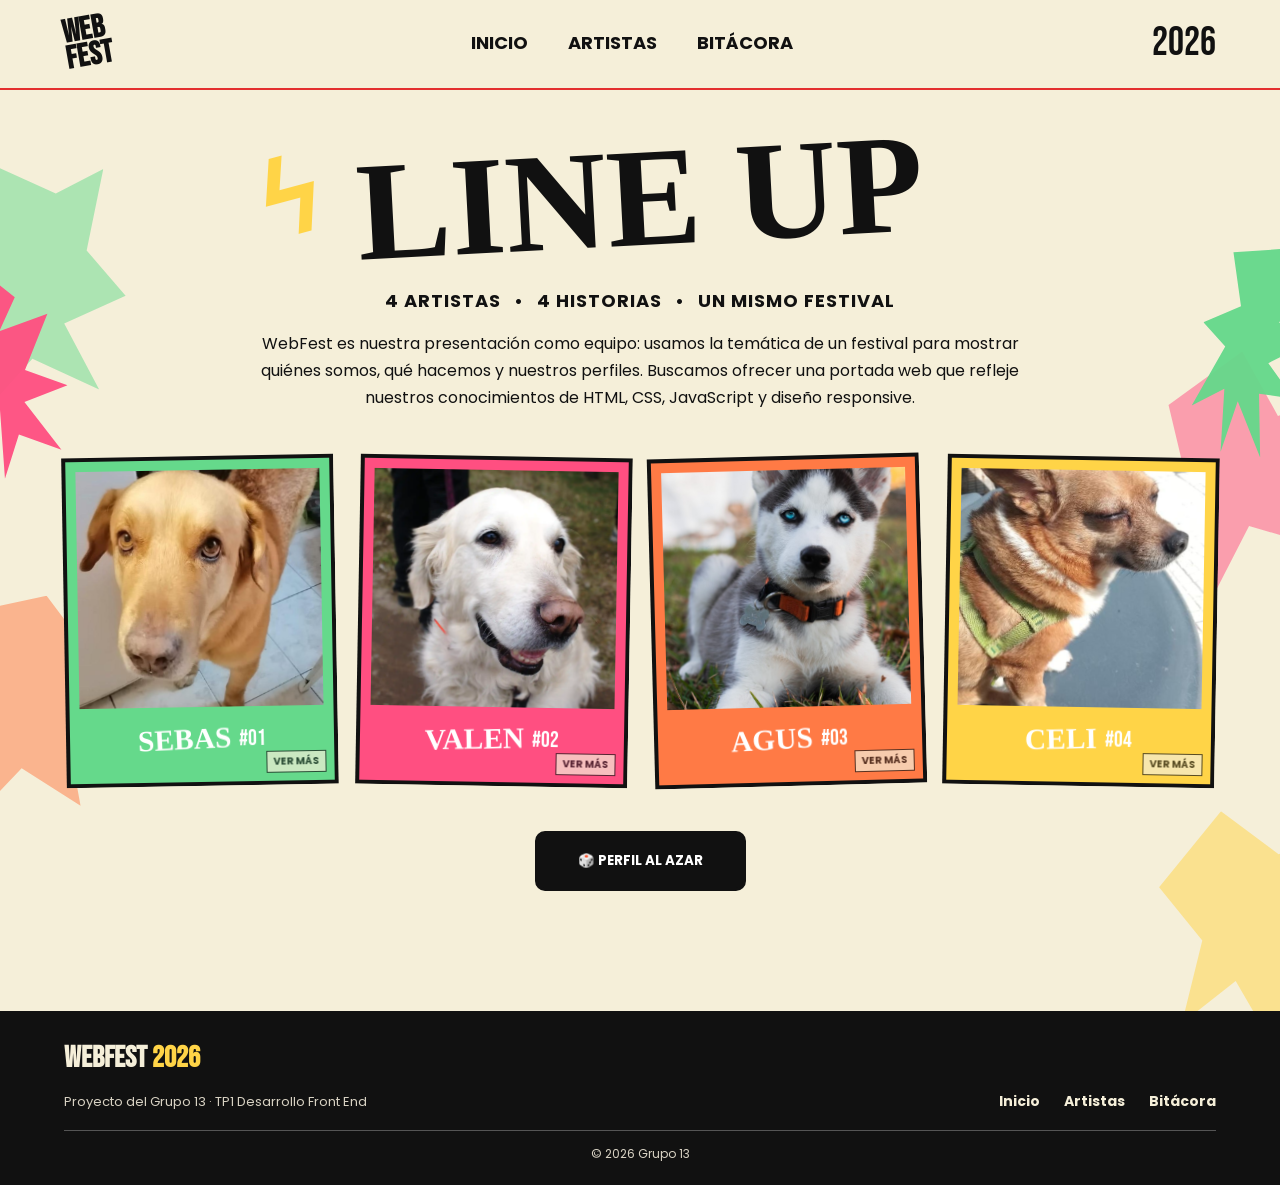
<file: index.html>
<!DOCTYPE html>
<html lang="es">
<head>
    <meta charset="UTF-8">
    <meta name="viewport" content="width=device-width, initial-scale=1.0">

    <title>WebFest 2026</title>

    <link rel="preconnect" href="https://fonts.googleapis.com">
    <link rel="preconnect" href="https://fonts.gstatic.com" crossorigin>

    <link href="https://fonts.googleapis.com/css2?family=Bebas+Neue&family=Permanent+Marker&family=Poppins:wght@400;500;600;700;800&display=swap" rel="stylesheet">

    <link rel="icon" href="img/icon.png">
    <link rel="stylesheet" href="css/base.css">
</head>

<body>

    <!-- NAVBAR -->
    <header class="navbar">

        <a class="logo" href="index.html">
            <div class="logo">
                WEB<br>FEST
            </div>
        </a>

        <nav id="site-navigation">
            <a href="#" class="active">INICIO</a>
            <div class="nav-dropdown">
                <a href="#artistas">ARTISTAS</a>
                <div class="nav-submenu">
                    <a href="sebastian.html">SEBAS</a>
                    <a href="valentina.html">VALEN</a>
                    <a href="agustin.html">AGUS</a>
                    <a href="celina.html">CELI</a>
                </div>
            </div>
            <a href="bitacora.html">BITÁCORA</a>
        </nav>

        <div class="year">
            2026
        </div>

        <button class="menu-toggle" type="button" aria-label="Abrir menú" aria-expanded="false" aria-controls="site-navigation">
            <span></span>
            <span></span>
            <span></span>
        </button>

    </header>


    <!-- HERO -->
    <main class="hero">

        <!-- Manchas decorativas -->
        <div class="festival-splashes" aria-hidden="true">
            <span class="festival-splash festival-splash--green"></span>
            <span class="festival-splash festival-splash--pink"></span>
            <span class="festival-splash festival-splash--orange"></span>
            <span class="festival-splash festival-splash--yellow"></span>
        </div>

        <div class="decor decor-pink"></div>
        <div class="decor decor-green"></div>
        <div class="lightning">ϟ</div>

        <section class="hero-content">

            <h1>LINE UP</h1>

            <p class="subtitle">
                4 ARTISTAS <span>•</span> 4 HISTORIAS <span>•</span> UN MISMO FESTIVAL
            </p>
            <p class="hero-description">
                WebFest es nuestra presentación como equipo: usamos la temática de un festival para
                mostrar quiénes somos, qué hacemos y nuestros perfiles. Buscamos ofrecer una portada
                web que refleje nuestros conocimientos de HTML, CSS, JavaScript y diseño responsive.
            </p>

            <!-- ARTISTAS -->
            <section class="artists" id="artistas">

                <article class="artist-card green" role="button" tabindex="0" aria-pressed="false" aria-label="Ver información de Sebas">
                    <div class="artist-card-inner">
                        <div class="artist-card-face artist-card-front">
                            <div class="artist-image">
                                <img src="img/sebas-mascota.jpeg" alt="Mascota Sebas">
                            </div>
                            <div class="artist-info">
                                <h2>SEBAS</h2>
                                <span>#01</span>
                            </div>
                            <span class="flip-hint front-hint">VER MÁS</span>
                        </div>
                        <div class="artist-card-face artist-card-back" aria-hidden="true">
                            <h2>SEBAS</h2>
                            <dl class="artist-details">
                                <div><dt>Sobre el artista</dt><dd>Ecuatoriano viviendo en Argentina, desarrollador y fan de los videojuegos, cumpliendo la cuota extranjera del grupo </dd></div>
                                <div><dt>Skills</dt><dd>Pack base front(HTML, CSS, JS), React, SQL </dd></div>
                            </dl>
                            <a href="sebastian.html" class="profile-link" tabindex="-1">VER PERFIL →</a>
                            <span class="flip-hint">Tocá para volver</span>
                        </div>
                    </div>
                </article>

                <article class="artist-card pink" role="button" tabindex="0" aria-pressed="false" aria-label="Ver información de Valen">
                    <div class="artist-card-inner">
                        <div class="artist-card-face artist-card-front">
                            <div class="artist-image">
                                <img src="img/valentina-mascota.webp" alt="Luna, la mascota de Valentina">
                            </div>
                            <div class="artist-info">
                                <h2>VALEN</h2>
                                <span>#02</span>
                            </div>
                            <span class="flip-hint front-hint">VER MÁS</span>
                        </div>
                        <div class="artist-card-face artist-card-back" aria-hidden="true">
                            <h2>VALEN</h2>
                            <dl class="artist-details">
                                <div><dt>Sobre la artista</dt><dd>Desde Ezeiza, 23 años. Maquetadora obsesiva de los detalles y fan del rock nacional.</dd></div>

                                <div><dt>Skills</dt><dd>HTML semántico, CSS (Flexbox y Grid), JavaScript y diseño UX/UI en Figma.</dd></div>
                            </dl>
                            <a href="valentina.html" class="profile-link" tabindex="-1">VER PERFIL →</a>
                            <span class="flip-hint">Tocá para volver</span>
                        </div>
                    </div>
                </article>

                <article class="artist-card orange" role="button" tabindex="0" aria-pressed="false" aria-label="Ver información de Agus">
                    <div class="artist-card-inner">
                        <div class="artist-card-face artist-card-front">
                            <div class="artist-image">
                                <img src="img/agus-mascota.jpeg" alt="La mascota que todavía no tengo, pero ya elegí">
                            </div>
                            <div class="artist-info">
                                <h2>AGUS</h2>
                                <span>#03</span>
                            </div>
                            <span class="flip-hint front-hint">VER MÁS</span>
                        </div>
                        <div class="artist-card-face artist-card-back" aria-hidden="true">
                            <h2>AGUS</h2>
                            <dl class="artist-details">
                                <div><dt>Sobre el artista</dt><dd>Desde Congreso, 35 años. Del mundo de los datos, virginiano compulsivo. Fan del grunge</dd></div>
                                
                                <div><dt>Skills</dt><dd>Python, SQL, Power Bi, Java.</dd></div>
                            </dl>
                            <a href="agustin.html" class="profile-link" tabindex="-1">VER PERFIL →</a>
                            <span class="flip-hint">Tocá para volver</span>
                        </div>
                    </div>
                </article>

                <article class="artist-card yellow" role="button" tabindex="0" aria-pressed="false" aria-label="Ver información de Celi">
                    <div class="artist-card-inner">
                        <div class="artist-card-face artist-card-front">
                            <div class="artist-image">
                                <img src="img/celina-mascota.jpeg" alt="Mascota de Celina, un perro pequeño rescatado">
                            </div>
                            <div class="artist-info">
                                <h2>CELI</h2>
                                <span>#04</span>
                            </div>
                            <span class="flip-hint front-hint">VER MÁS</span>
                        </div>
                        <div class="artist-card-face artist-card-back" aria-hidden="true">
                            <h2>CELI</h2>
                            <dl class="artist-details">
                                <div><dt>Sobre la artista</dt><dd>De Caballito, 30 años. Senior 
                                    Manager of "En Mi Máquina Funciona" & Asociados.</dd></div>
                                
                                <div><dt>Skills</dt><dd>PHP, Laravel, SQL, AWS.</dd></div>
                            </dl>
                            <a href="celina.html" class="profile-link" tabindex="-1">VER PERFIL →</a>
                            <span class="flip-hint">Tocá para volver</span>
                        </div>
                    </div>
                </article>

            </section>


            <button class="explore" id="random-profile" type="button">
                🎲 PERFIL AL AZAR
            </button>

        </section>

    </main>


    <footer class="site-footer">
        <div class="site-footer-inner">
            <a class="site-footer-brand" href="index.html" aria-label="WebFest 2026, volver al inicio">
                WEBFEST <span>2026</span>
            </a>
            <p class="site-footer-credit">Proyecto del Grupo 13 · TP1 Desarrollo Front End</p>
            <nav class="site-footer-nav" aria-label="Navegación del pie de página">
                <a href="index.html">Inicio</a>
                <a href="index.html#artistas">Artistas</a>
                <a href="bitacora.html">Bitácora</a>
            </nav>
            <small class="site-footer-copyright">© 2026 Grupo 13</small>
        </div>
    </footer>

    <script src="js/main.js" defer></script>
</body>
</html>
</file>
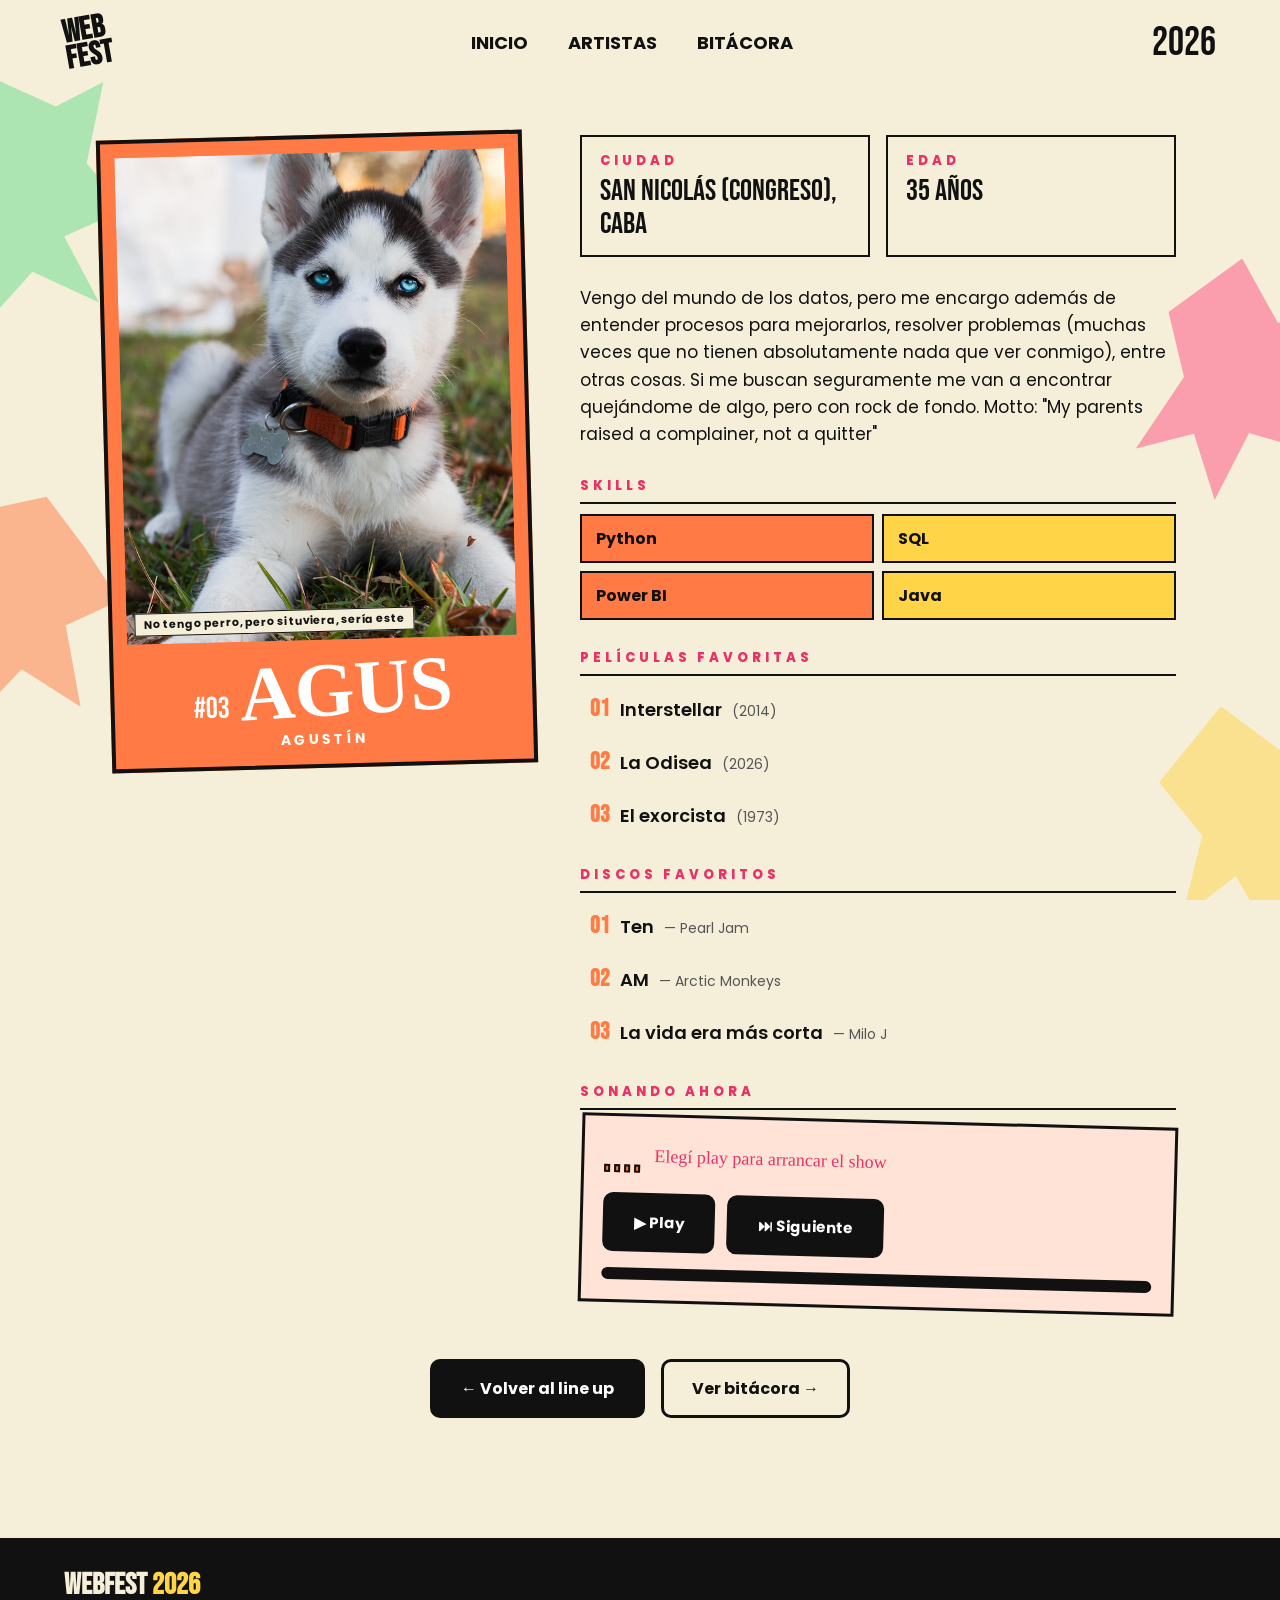
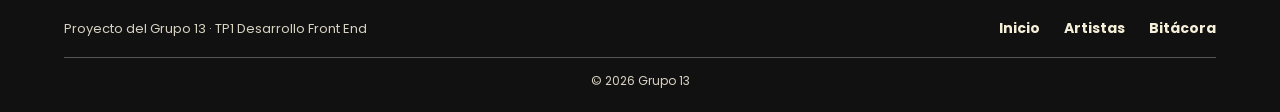
<file: agustin.html>
<!DOCTYPE html>
<html lang="es">
<head>
    <meta charset="UTF-8">
    <meta name="viewport" content="width=device-width, initial-scale=1.0">
    <link rel="preconnect" href="https://fonts.googleapis.com">
    <link rel="preconnect" href="https://fonts.gstatic.com" crossorigin>
    <link href="https://fonts.googleapis.com/css2?family=Bebas+Neue&family=Permanent+Marker&family=Poppins:wght@400;500;600;700;800&display=swap" rel="stylesheet">
    <link rel="icon" href="img/icon.png">
    <link rel="stylesheet" href="css/base.css">
    <link rel="stylesheet" href="css/perfil.css">
    <link rel="stylesheet" href="css/agustin.css">
    <title>Agus | WebFest 2026</title>
</head>
<body>

        <!-- NAVBAR -->
    <header class="navbar">

        <a class="logo" href="index.html">
            <div class="logo">
                WEB<br>FEST
            </div>
        </a>

        <nav id="site-navigation">
            <a href="index.html">INICIO</a>
            <div class="nav-dropdown">
                <a href="index.html#artistas">ARTISTAS</a>
                <div class="nav-submenu">
                    <a href="sebastian.html">SEBAS</a>
                    <a href="valentina.html">VALEN</a>
                    <a href="agustin.html">AGUS</a>
                    <a href="celina.html">CELI</a>
                </div>
            </div>
            <a href="bitacora.html">BITÁCORA</a>
        </nav>

        <div class="year">
            2026
        </div>

        <button class="menu-toggle" type="button" aria-label="Abrir menú" aria-expanded="false" aria-controls="site-navigation">
            <span></span>
            <span></span>
            <span></span>
        </button>

    </header>

    <!-- Manchas decorativas -->
    <div class="festival-splashes" aria-hidden="true">
        <span class="festival-splash festival-splash--green"></span>
        <span class="festival-splash festival-splash--pink"></span>
        <span class="festival-splash festival-splash--orange"></span>
        <span class="festival-splash festival-splash--yellow"></span>
    </div>

    <!-- PERFIL -->
    <main class="profile" style="--profile-color: #ff7a45;">

        <div class="profile-poster">

            <figure class="profile-photo">
                <img src="img/agus-mascota.jpeg" alt="El perro que Agus todavía no tiene, pero espera para el futuro">
                <figcaption>No tengo perro, pero si tuviera, sería este</figcaption>
            </figure>

            <div class="profile-heading">
                <span class="profile-number">#03</span>
                <h1>AGUS</h1>
                <p class="profile-fullname">Agustín</p>
            </div>

        </div>

        <section class="profile-data" aria-label="Datos de Agustín">

            <dl class="profile-facts">
                <div>
                    <dt>Ciudad</dt>
                    <dd>San Nicolás (Congreso), CABA</dd>
                </div>
                <div>
                    <dt>Edad</dt>
                    <dd>35 años</dd>
                </div>
            </dl>

            <p class="profile-bio">
                Vengo del mundo de los datos, pero me encargo además de entender procesos para mejorarlos, resolver problemas (muchas veces que no tienen absolutamente nada que ver conmigo), entre otras cosas. 
                Si me buscan seguramente me van a encontrar quejándome de algo, pero con rock de fondo. Motto: "My parents raised a complainer, not a quitter"
            </p>

            <div class="profile-block">
                <h2>Skills</h2>
                <ul class="profile-list profile-skills">
                    <li>Python</li>
                    <li>SQL</li>
                    <li>Power BI</li>
                    <li>Java</li>
                </ul>
            </div>

            <div class="profile-block">
                <h2>Películas favoritas</h2>
                <ol class="profile-list profile-picks" data-kind="película">
                    <li>Interstellar <small>(2014)</small></li>
                    <li>La Odisea <small>(2026)</small></li>
                    <li>El exorcista <small>(1973)</small></li>
                </ol>
            </div>

            <div class="profile-block">
                <h2>Discos favoritos</h2>
                <ol class="profile-list profile-picks" data-kind="disco">
                    <li>Ten <small>— Pearl Jam</small></li>
                    <li>AM <small>— Arctic Monkeys</small></li>
                    <li>La vida era más corta <small>— Milo J</small></li>
                </ol>
            </div>

            <!-- FUNCIÓN DINÁMICA: reproductor ficticio (js/agustin.js) -->
            <div class="profile-block">
                <h2>Sonando ahora</h2>
                <div class="agus-player">
                    <div class="agus-player-info">
                        <div class="agus-eq" aria-hidden="true">
                            <span></span><span></span><span></span><span></span>
                        </div>
                        <p class="agus-now" id="agus-now" aria-live="polite">Elegí play para arrancar el show</p>
                    </div>
                    <div class="agus-controls">
                        <button type="button" class="profile-random-btn" id="agus-play">▶ Play</button>
                        <button type="button" class="profile-random-btn" id="agus-next">⏭ Siguiente</button>
                    </div>
                    <div class="agus-progress" aria-hidden="true">
                        <span id="agus-progress-bar"></span>
                    </div>
                </div>
            </div>

        </section>

        <nav class="profile-actions" aria-label="Navegación del perfil">
            <a href="index.html#artistas" class="profile-btn">← Volver al line up</a>
            <a href="bitacora.html" class="profile-btn profile-btn-outline">Ver bitácora →</a>
        </nav>

    </main>

    <footer class="site-footer">
        <div class="site-footer-inner">
            <a class="site-footer-brand" href="index.html" aria-label="WebFest 2026, volver al inicio">
                WEBFEST <span>2026</span>
            </a>
            <p class="site-footer-credit">Proyecto del Grupo 13 · TP1 Desarrollo Front End</p>
            <nav class="site-footer-nav" aria-label="Navegación del pie de página">
                <a href="index.html">Inicio</a>
                <a href="index.html#artistas">Artistas</a>
                <a href="bitacora.html">Bitácora</a>
            </nav>
            <small class="site-footer-copyright">© 2026 Grupo 13</small>
        </div>
    </footer>

    <script src="js/main.js" defer></script>
    <script src="js/agustin.js" defer></script>
</body>
</html>
</file>
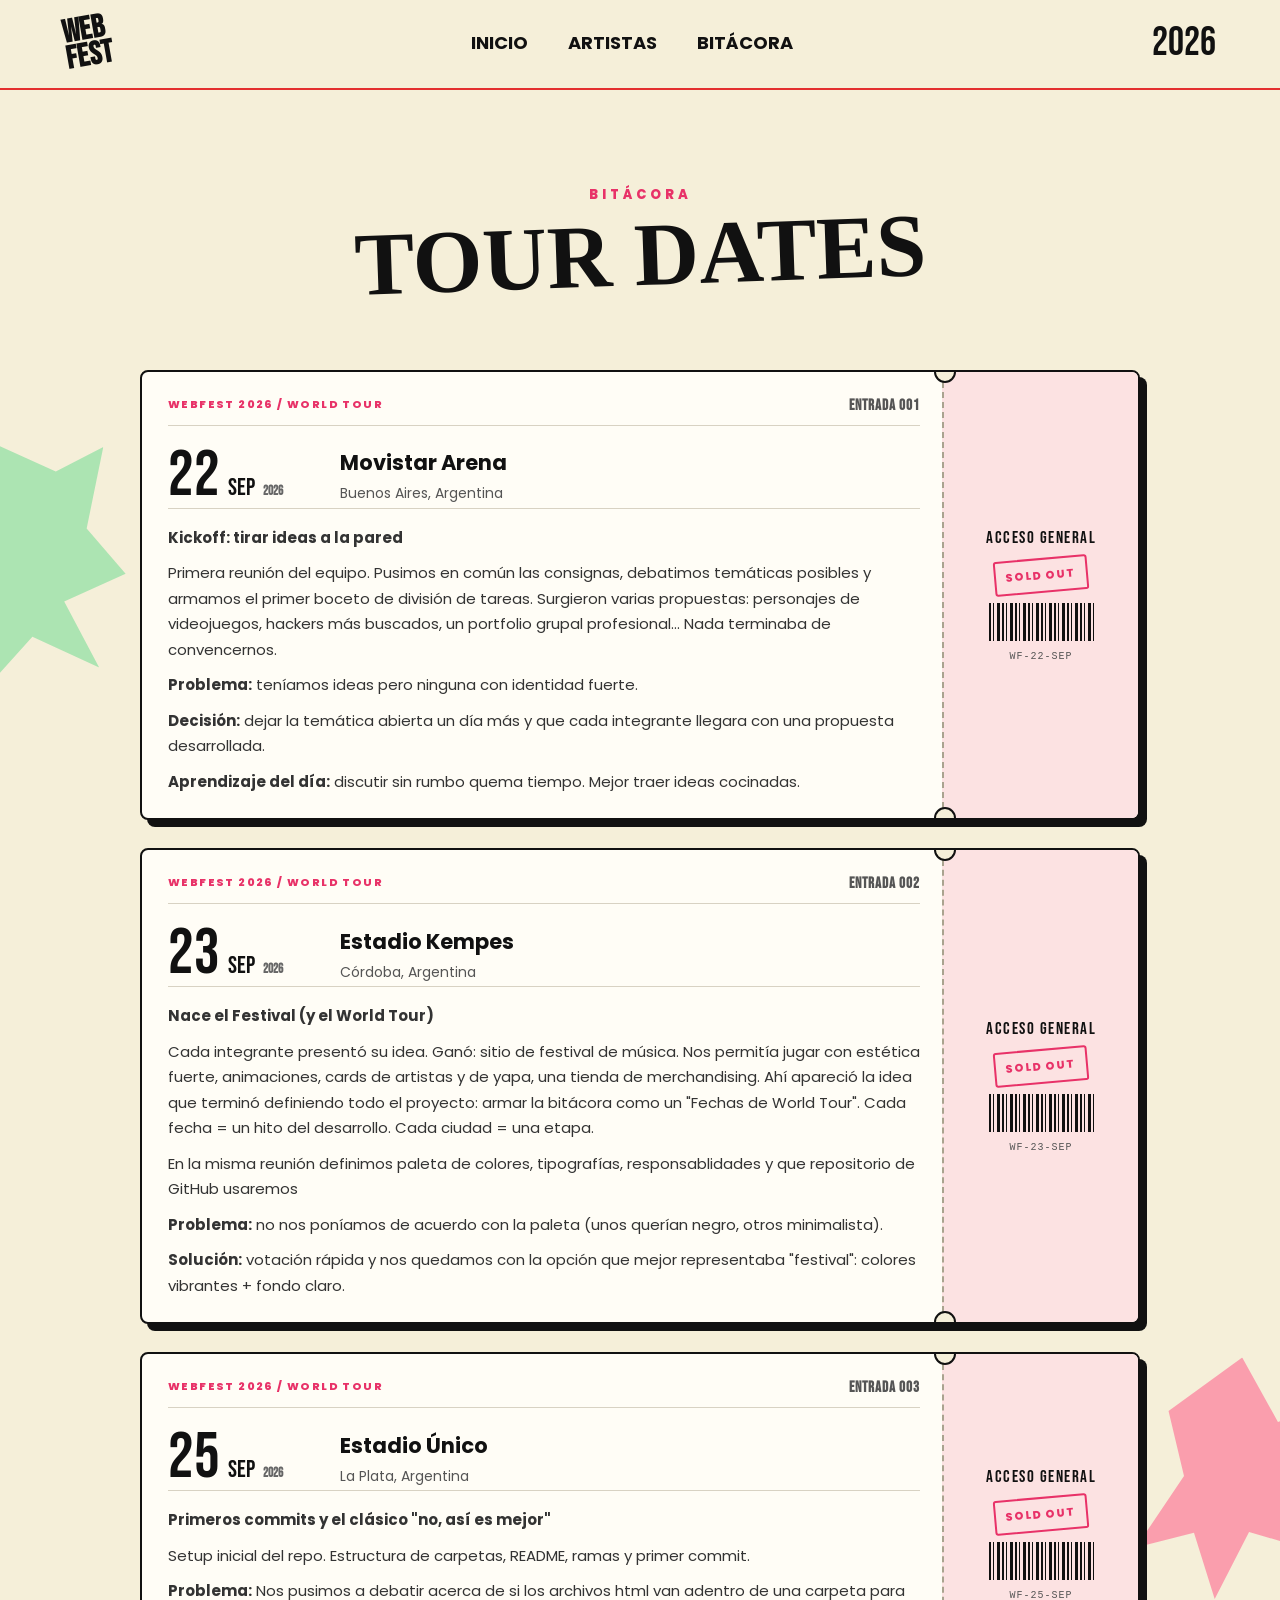
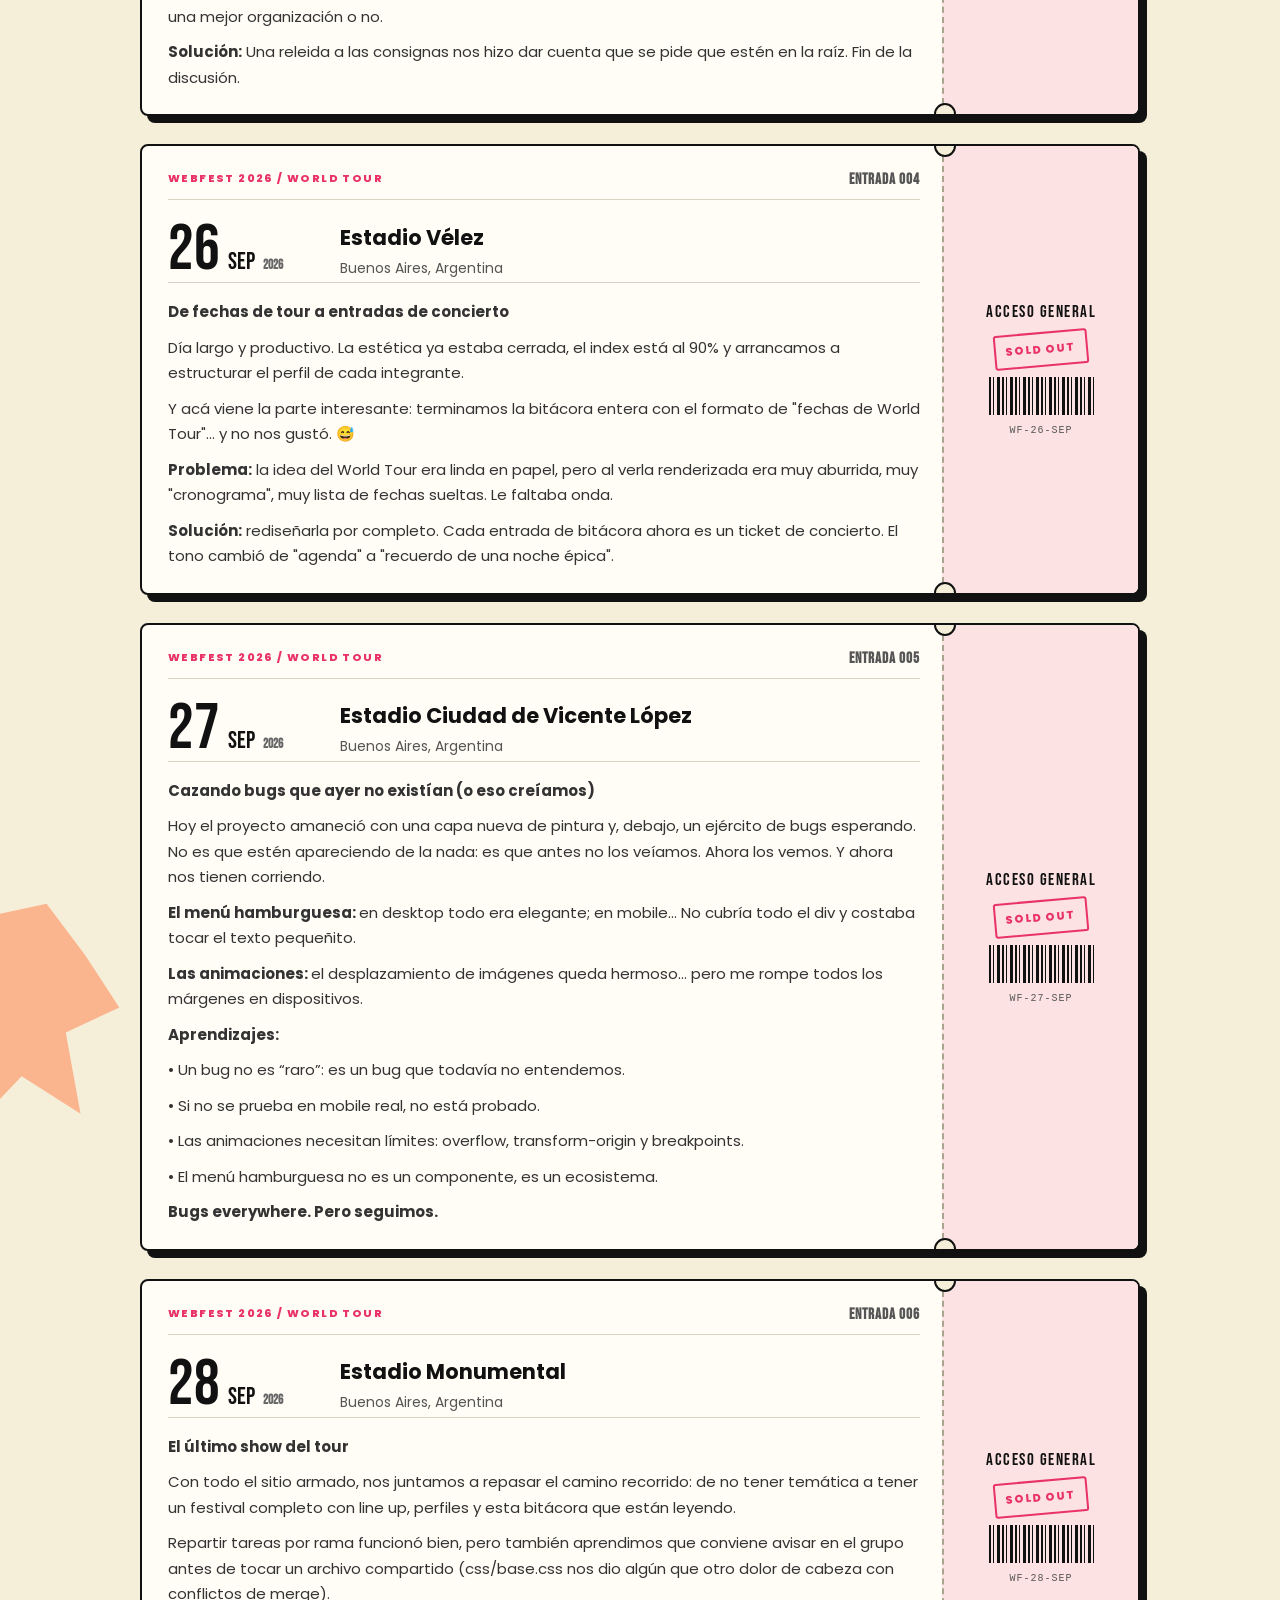
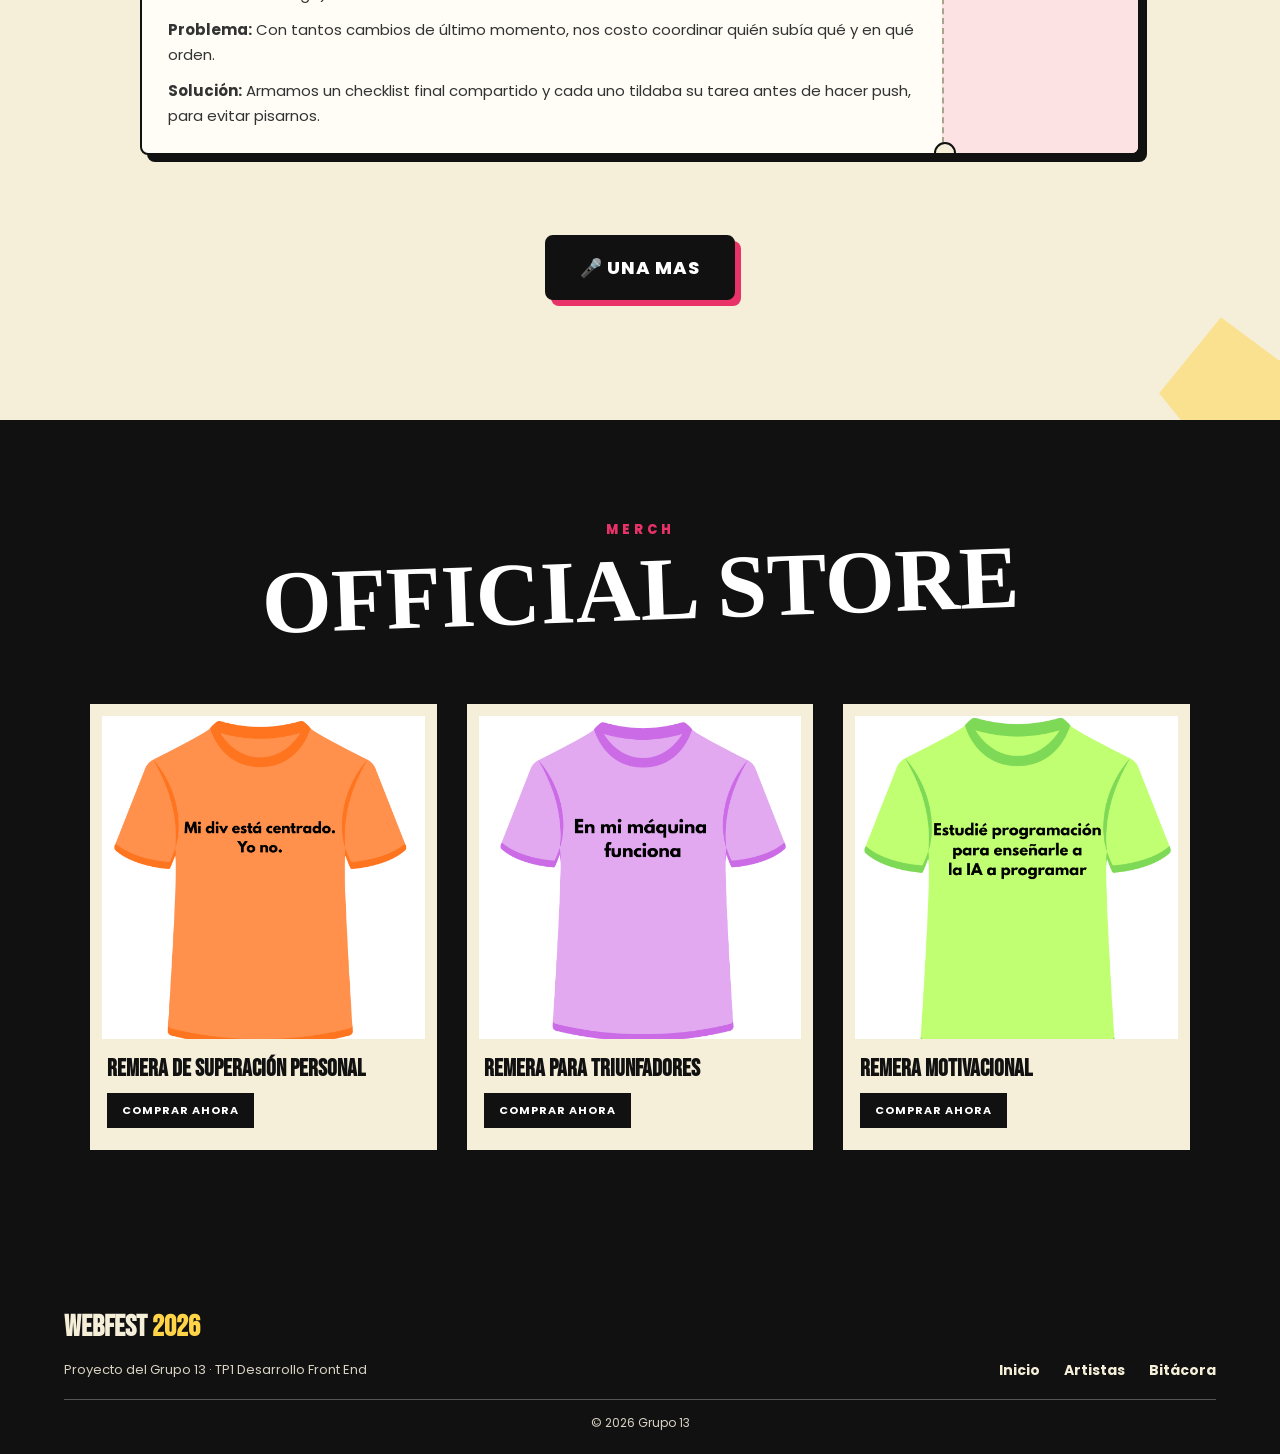
<file: bitacora.html>
<!DOCTYPE html>
<html lang="es">
<head>
    <meta charset="UTF-8">
    <meta name="viewport" content="width=device-width, initial-scale=1.0">
    <link rel="preconnect" href="https://fonts.googleapis.com">
    <link rel="preconnect" href="https://fonts.gstatic.com" crossorigin>
    <link href="https://fonts.googleapis.com/css2?family=Bebas+Neue&family=Permanent+Marker&family=Poppins:wght@400;500;600;700;800&display=swap" rel="stylesheet">
    <link rel="icon" href="img/icon.png">
    <link rel="stylesheet" href="css/base.css">
    <link rel="stylesheet" href="css/bitacora.css">
    <title>Bitácora | WebFest 2026</title>
</head>
<body>

        <!-- NAVBAR -->
    <header class="navbar">

        <a class="logo" href="index.html">
            <div class="logo">
                WEB<br>FEST
            </div>
        </a>

        <nav id="site-navigation">
            <a href="index.html" class="active">INICIO</a>
            <div class="nav-dropdown">
                <a href="index.html#artistas">ARTISTAS</a>
                <div class="nav-submenu">
                    <a href="sebastian.html">SEBAS</a>
                    <a href="valentina.html">VALEN</a>
                    <a href="agustin.html">AGUS</a>
                    <a href="celina.html">CELI</a>
                </div>
            </div>
            <a href="bitacora.html">BITÁCORA</a>
        </nav>

        <div class="year">
            2026
        </div>

        <button class="menu-toggle" type="button" aria-label="Abrir menú" aria-expanded="false" aria-controls="site-navigation">
            <span></span>
            <span></span>
            <span></span>
        </button>

    </header>

    <main>
    <div class="festival-splashes" aria-hidden="true">
        <span class="festival-splash festival-splash--green"></span>
        <span class="festival-splash festival-splash--pink"></span>
        <span class="festival-splash festival-splash--orange"></span>
        <span class="festival-splash festival-splash--yellow"></span>
    </div>
    <section class="tour" id="tour">

    <div class="tour-title">
        <span>BITÁCORA</span>
        <h2>TOUR DATES</h2>
    </div>

    <div class="tour-list">

        <!-- FECHA 1 -->
        <article class="tour-date">

            <div class="ticket-info">
                <div class="ticket-heading">
                    <span>WEBFEST 2026 <span aria-hidden="true">/</span> WORLD TOUR</span>
                    <span class="ticket-number">ENTRADA 001</span>
                </div>

                <div class="date">
                    <span class="day">22</span>
                    <span class="month">SEP</span>
                    <span class="year">2026</span>
                </div>

                <div class="venue">
                    <h3>Movistar Arena</h3>
                    <p>Buenos Aires, Argentina</p>
                </div>
            </div>

            <aside class="ticket-stub" aria-label="Talón de la entrada">
                <span class="ticket-admit">ACCESO GENERAL</span>
                <span class="sold">SOLD OUT</span>
                <span class="ticket-barcode" aria-hidden="true"></span>
                <span class="ticket-code">WF-22-SEP</span>
            </aside>

            <div class="tour-comment">
                <p><b>Kickoff: tirar ideas a la pared</b></p>
                <p>Primera reunión del equipo. Pusimos en común las consignas, debatimos temáticas
                    posibles y armamos el primer boceto de división de tareas.
                    Surgieron varias propuestas: personajes de videojuegos, hackers más buscados, un
                    portfolio grupal profesional... Nada terminaba de convencernos. 
                </p>
                <p><b>Problema:</b> teníamos ideas pero ninguna con identidad fuerte. </p>
                <p><b>Decisión:</b> dejar la temática abierta un día más y que cada integrante llegara con 
                    una propuesta desarrollada.
                </p>
                <p><b>Aprendizaje del día:</b> discutir sin rumbo quema tiempo. Mejor traer ideas cocinadas.</p>
            </div>

        </article>

        <!-- FECHA 2 -->
        <article class="tour-date">

            <div class="ticket-info">
                <div class="ticket-heading">
                    <span>WEBFEST 2026 <span aria-hidden="true">/</span> WORLD TOUR</span>
                    <span class="ticket-number">ENTRADA 002</span>
                </div>

                <div class="date">
                    <span class="day">23</span>
                    <span class="month">SEP</span>
                    <span class="year">2026</span>
                </div>

                <div class="venue">
                    <h3>Estadio Kempes</h3>
                    <p>Córdoba, Argentina</p>
                </div>
            </div>

            <aside class="ticket-stub" aria-label="Talón de la entrada">
                <span class="ticket-admit">ACCESO GENERAL</span>
                <span class="sold">SOLD OUT</span>
                <span class="ticket-barcode" aria-hidden="true"></span>
                <span class="ticket-code">WF-23-SEP</span>
            </aside>

            <div class="tour-comment">
                <p><b>Nace el Festival (y el World Tour)</b></p>
                <p>Cada integrante presentó su idea. Ganó: sitio de festival de música. Nos permitía 
                    jugar con estética fuerte, animaciones, cards de artistas y de yapa, una tienda de merchandising.
                    Ahí apareció la idea que terminó definiendo todo el proyecto: armar la bitácora 
                    como un "Fechas de World Tour". Cada fecha = un hito del desarrollo. Cada ciudad = una 
                    etapa.
                </p>
                <p>En la misma reunión definimos paleta de colores, tipografías, responsablidades y 
                    que repositorio de GitHub usaremos
                </p>
                <p><b>Problema:</b> no nos poníamos de acuerdo con la paleta (unos querían negro, otros minimalista).</p>
                <p><b>Solución:</b> votación rápida y nos quedamos con la opción que mejor 
                    representaba "festival": colores vibrantes + fondo claro.</p>
            </div>

        </article>


        <!-- FECHA 3 -->
        <article class="tour-date">

            <div class="ticket-info">
                <div class="ticket-heading">
                    <span>WEBFEST 2026 <span aria-hidden="true">/</span> WORLD TOUR</span>
                    <span class="ticket-number">ENTRADA 003</span>
                </div>

                <div class="date">
                    <span class="day">25</span>
                    <span class="month">SEP</span>
                    <span class="year">2026</span>
                </div>

                <div class="venue">
                    <h3>Estadio Único</h3>
                    <p>La Plata, Argentina</p>
                </div>
            </div>

            <aside class="ticket-stub" aria-label="Talón de la entrada">
                <span class="ticket-admit">ACCESO GENERAL</span>
                <span class="sold">SOLD OUT</span>
                <span class="ticket-barcode" aria-hidden="true"></span>
                <span class="ticket-code">WF-25-SEP</span>
            </aside>

            <div class="tour-comment">
                <p><b>Primeros commits y el clásico "no, así es mejor"</b></p>
                <p>Setup inicial del repo. Estructura de carpetas, README, ramas y primer commit.
                </p>
                <p><b>Problema:</b> Nos pusimos a debatir acerca de si los archivos html van adentro 
                    de una carpeta para una mejor organización o no.</p>
                <p><b>Solución:</b> Una releida a las consignas nos hizo dar cuenta que se pide que 
                    estén en la raíz. Fin de la discusión.</p>
            </div>

        </article>


        <!-- FECHA 4 -->
        <article class="tour-date">

            <div class="ticket-info">
                <div class="ticket-heading">
                    <span>WEBFEST 2026 <span aria-hidden="true">/</span> WORLD TOUR</span>
                    <span class="ticket-number">ENTRADA 004</span>
                </div>

                <div class="date">
                    <span class="day">26</span>
                    <span class="month">SEP</span>
                    <span class="year">2026</span>
                </div>

                <div class="venue">
                    <h3>Estadio Vélez</h3>
                    <p>Buenos Aires, Argentina</p>
                </div>
            </div>

            <aside class="ticket-stub" aria-label="Talón de la entrada">
                <span class="ticket-admit">ACCESO GENERAL</span>
                <span class="sold">SOLD OUT</span>
                <span class="ticket-barcode" aria-hidden="true"></span>
                <span class="ticket-code">WF-26-SEP</span>
            </aside>

            <div class="tour-comment">
                <p><b>De fechas de tour a entradas de concierto</b></p>
                <p>Día largo y productivo. La estética ya estaba cerrada, el index está al 90% y 
                    arrancamos a estructurar el perfil de cada integrante.
                </p>
                <p>Y acá viene la parte interesante: terminamos la bitácora entera con el formato de 
                    "fechas de World Tour"... y no nos gustó. 😅</p>
                <p><b>Problema:</b>  la idea del World Tour era linda en papel, pero al verla 
                    renderizada era muy aburrida, muy "cronograma", muy lista de fechas sueltas. 
                    Le faltaba onda.</p>
                <p><b>Solución:</b>  rediseñarla por completo. Cada entrada de bitácora ahora es un ticket de 
                    concierto. El tono cambió de "agenda" a "recuerdo de una noche épica".</p>
            </div>

        </article>

        <!-- FECHA 5 -->
        <article class="tour-date">

            <div class="ticket-info">
                <div class="ticket-heading">
                    <span>WEBFEST 2026 <span aria-hidden="true">/</span> WORLD TOUR</span>
                    <span class="ticket-number">ENTRADA 005</span>
                </div>

                <div class="date">
                    <span class="day">27</span>
                    <span class="month">SEP</span>
                    <span class="year">2026</span>
                </div>

                <div class="venue">
                    <h3>Estadio Ciudad de Vicente López</h3>
                    <p>Buenos Aires, Argentina</p>
                </div>
            </div>

            <aside class="ticket-stub" aria-label="Talón de la entrada">
                <span class="ticket-admit">ACCESO GENERAL</span>
                <span class="sold">SOLD OUT</span>
                <span class="ticket-barcode" aria-hidden="true"></span>
                <span class="ticket-code">WF-27-SEP</span>
            </aside>

            <div class="tour-comment">
                
                <p><b>Cazando bugs que ayer no existían (o eso creíamos)</b></p>
                <p>Hoy el proyecto amaneció con una capa nueva de pintura y, debajo, un ejército de bugs esperando. No es que estén apareciendo de la nada: es que antes no los veíamos. Ahora los vemos. Y ahora nos tienen corriendo.</p>
                <p><b>El menú hamburguesa: </b>en desktop todo era elegante; en mobile... No cubría todo el div y costaba tocar el texto pequeñito.</p>
                <p><b>Las animaciones: </b>el desplazamiento de imágenes queda hermoso... pero me rompe todos los márgenes en dispositivos.</p>
                <p><b>Aprendizajes: </b></p>
                <p>• Un bug no es “raro”: es un bug que todavía no entendemos.</p>
                <p>• Si no se prueba en mobile real, no está probado.</p>
                <p>• Las animaciones necesitan límites: overflow, transform-origin y breakpoints.</p>
                <p>• El menú hamburguesa no es un componente, es un ecosistema.</p>
                <p><b>Bugs everywhere. Pero seguimos.</b></p>
            </div>

        </article>

        <!-- FECHA 6 -->
        <article class="tour-date">

            <div class="ticket-info">
                <div class="ticket-heading">
                    <span>WEBFEST 2026 <span aria-hidden="true">/</span> WORLD TOUR</span>
                    <span class="ticket-number">ENTRADA 006</span>
                </div>

                <div class="date">
                    <span class="day">28</span>
                    <span class="month">SEP</span>
                    <span class="year">2026</span>
                </div>

                <div class="venue">
                    <h3>Estadio Monumental</h3>
                    <p>Buenos Aires, Argentina</p>
                </div>
            </div>

            <aside class="ticket-stub" aria-label="Talón de la entrada">
                <span class="ticket-admit">ACCESO GENERAL</span>
                <span class="sold">SOLD OUT</span>
                <span class="ticket-barcode" aria-hidden="true"></span>
                <span class="ticket-code">WF-28-SEP</span>
            </aside>

            <div class="tour-comment">
                <p><b>El último show del tour</b></p>
                <p>
                    Con todo el sitio armado, nos juntamos a repasar el camino recorrido: de no tener temática a tener un festival completo con line up, perfiles y esta bitácora que están leyendo.
                </p>
                <p>
                    Repartir tareas por rama funcionó bien, pero también aprendimos que conviene avisar en el grupo antes de tocar un archivo compartido (css/base.css nos dio algún que otro dolor de cabeza con conflictos de merge).
                </p>
                <p><b>Problema:</b> Con tantos cambios de último momento, nos costo coordinar quién subía qué y en qué orden.</p>
                <p><b>Solución:</b> Armamos un checklist final compartido y cada uno tildaba su tarea antes de hacer push, para evitar pisarnos.</p>
            </div>

        </article>

    </div>

    <!-- ENCORE / BACKSTAGE PASS -->
    <div class="encore-section">
        <button id="btn-encore" class="btn-encore" aria-expanded="false" aria-controls="backstage-pass">
            🎤 UNA MAS
        </button>
        <div id="backstage-pass" class="backstage-pass" aria-hidden="true">
            <div class="backstage-pass-inner">
                <div class="backstage-header">
                    <h3>BACKSTAGE PASS</h3>
                    <span>VIP</span>
                </div>
                <div class="backstage-content">
                    <p>Gracias por bancar el show. Aprendimos a repartir tareas, pelearnos por la paleta de colores y cerrar el proyecto a tiempo.</p>
                </div>
            </div>
        </div>
    </div>

</section>


<!-- OFFICIAL STORE -->

<section class="store">

    <div class="store-title">
        <span>MERCH</span>
        <h2>OFFICIAL STORE</h2>
    </div>

    <div class="store-grid">

        <article class="store-card">
            <div class="store-image">
                <img src="img/merch-1.png" alt="Remera naranja con la frase 'Mi div está centrado, yo no.' en el pecho.">
            </div>

            <h3>REMERA DE SUPERACIÓN PERSONAL</h3>

            <a class="buy">
                COMPRAR AHORA
            </a>
        </article>


        <article class="store-card">
            <div class="store-image">
                <img src="img/merch-2.png" alt="Remera lila con la frase 'En mi máquina funciona' en el pecho.">
            </div>

            <h3>REMERA PARA TRIUNFADORES</h3>

            <a class="buy">
                COMPRAR AHORA
            </a>
        </article>


        <article class="store-card">
            <div class="store-image">
                <img src="img/merch-3.png" alt="Remera verde neón con la frase 'Estudié programación para enseñarle a la IA a programar' en el pecho.">
            </div>

            <h3>REMERA MOTIVACIONAL</h3>

            <a class="buy">
                COMPRAR AHORA
            </a>
        </article>

    </div>

</section>

    </main>

    <footer class="site-footer">
        <div class="site-footer-inner">
            <a class="site-footer-brand" href="index.html" aria-label="WebFest 2026, volver al inicio">
                WEBFEST <span>2026</span>
            </a>
            <p class="site-footer-credit">Proyecto del Grupo 13 · TP1 Desarrollo Front End</p>
            <nav class="site-footer-nav" aria-label="Navegación del pie de página">
                <a href="index.html">Inicio</a>
                <a href="index.html#artistas">Artistas</a>
                <a href="bitacora.html">Bitácora</a>
            </nav>
            <small class="site-footer-copyright">© 2026 Grupo 13</small>
        </div>
    </footer>

    <!-- Botón volver arriba (js/bitacora.js) -->
    <button type="button" class="back-to-top" id="back-to-top" aria-label="Volver al principio de la página" hidden>↑</button>
    
    <script src="js/main.js" defer></script>
    <script src="js/bitacora.js" defer></script>
</body>
</html>
</file>
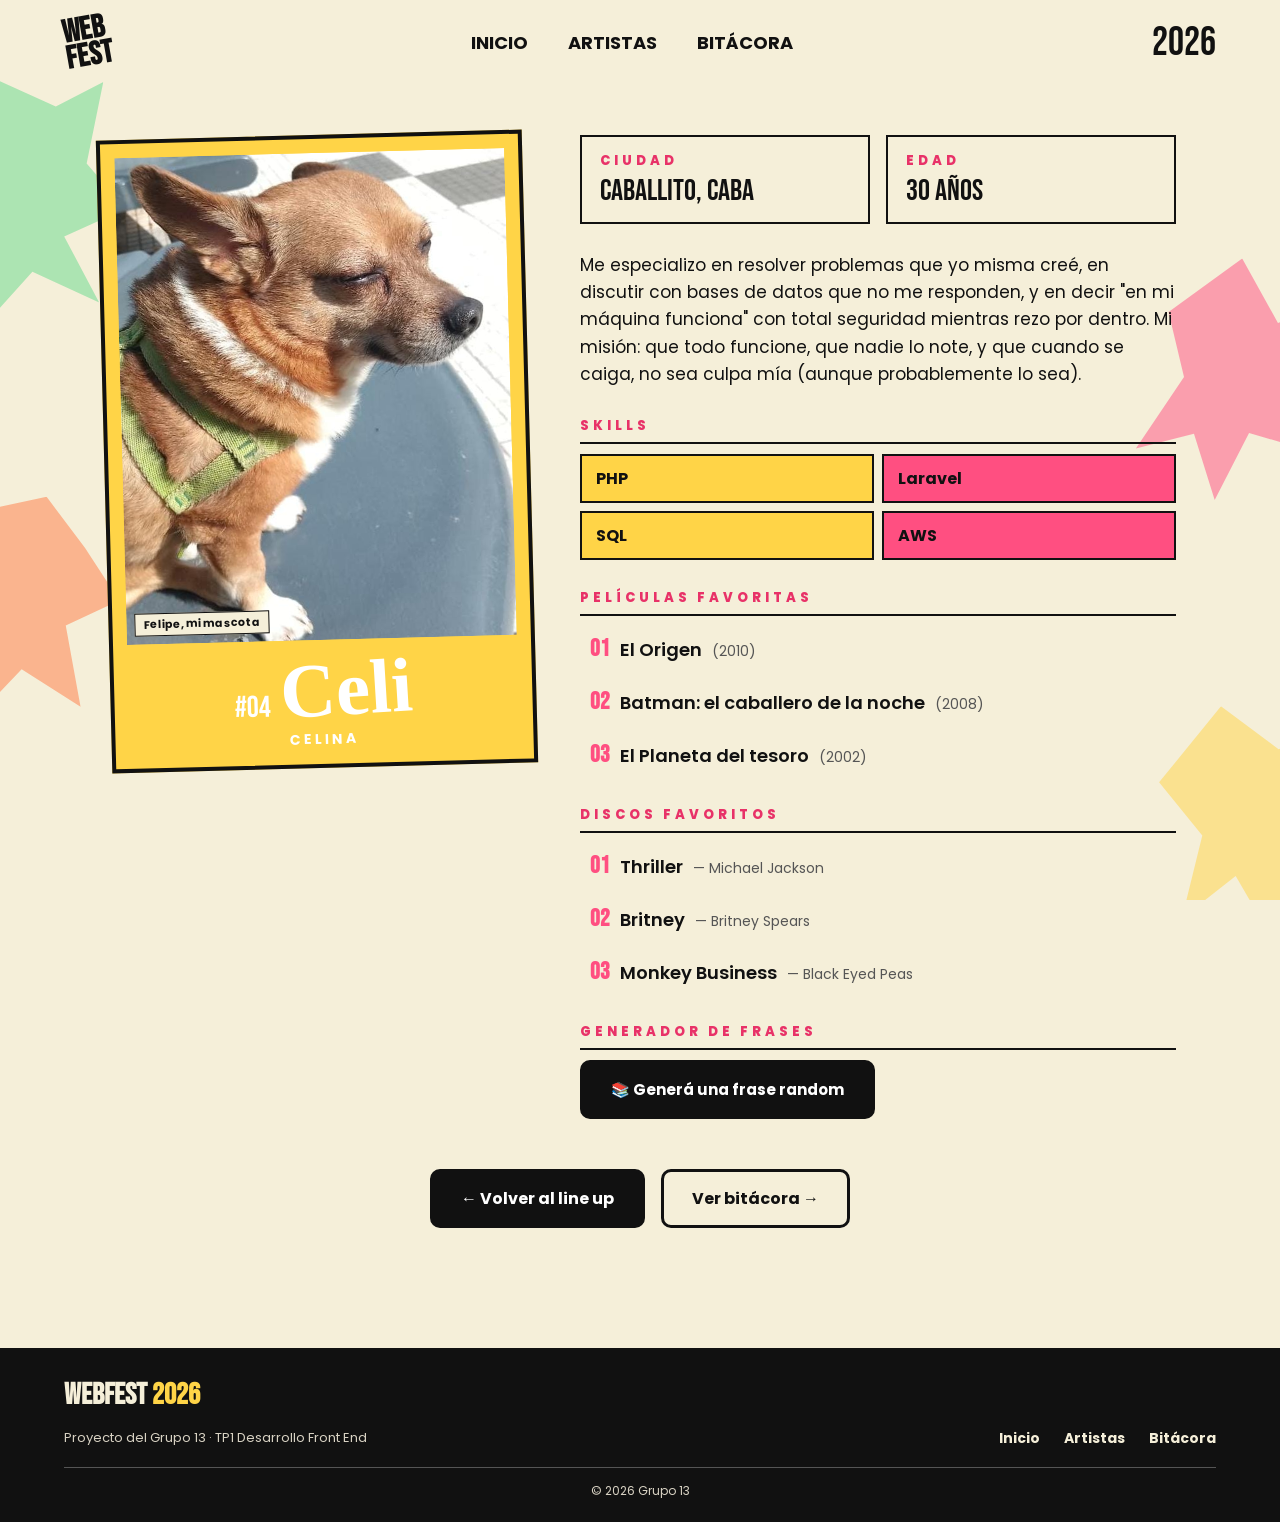
<file: celina.html>
<!DOCTYPE html>
<html lang="es">
<head>
    <meta charset="UTF-8">
    <meta name="viewport" content="width=device-width, initial-scale=1.0">
    <link rel="preconnect" href="https://fonts.googleapis.com">
    <link rel="preconnect" href="https://fonts.gstatic.com" crossorigin>
    <link href="https://fonts.googleapis.com/css2?family=Bebas+Neue&family=Permanent+Marker&family=Poppins:wght@400;500;600;700;800&display=swap" rel="stylesheet">
    <link rel="icon" href="img/icon.png">
    <link rel="stylesheet" href="css/base.css">
    <link rel="stylesheet" href="css/perfil.css">
    <link rel="stylesheet" href="css/celina.css">
    <title>Celi | WebFest 2026</title>
</head>
<body>

        <!-- NAVBAR -->
    <header class="navbar">

        <a class="logo" href="index.html">
            <div class="logo">
                WEB<br>FEST
            </div>
        </a>

        <nav id="site-navigation">
            <a href="index.html">INICIO</a>
            <div class="nav-dropdown">
                <a href="index.html#artistas">ARTISTAS</a>
                <div class="nav-submenu">
                    <a href="sebastian.html">SEBAS</a>
                    <a href="valentina.html">VALEN</a>
                    <a href="agustin.html">AGUS</a>
                    <a href="celina.html">CELI</a>
                </div>
            </div>
            <a href="bitacora.html">BITÁCORA</a>
        </nav>

        <div class="year">
            2026
        </div>

        <button class="menu-toggle" type="button" aria-label="Abrir menú" aria-expanded="false" aria-controls="site-navigation">
            <span></span>
            <span></span>
            <span></span>
        </button>

    </header>

    <!-- Manchas decorativas -->
    <div class="festival-splashes" aria-hidden="true">
        <span class="festival-splash festival-splash--green"></span>
        <span class="festival-splash festival-splash--pink"></span>
        <span class="festival-splash festival-splash--orange"></span>
        <span class="festival-splash festival-splash--yellow"></span>
    </div>

    <!-- PERFIL -->
    <main class="profile">

        <div class="profile-poster">

            <figure class="profile-photo">
                <img src="img/celina-mascota.jpeg" alt="Felipe, un perro pequeño tomando sol en un banco">
                <figcaption>Felipe, mi mascota</figcaption>
            </figure>

            <div class="profile-heading">
                <span class="profile-number">#04</span>
                <h1>Celi</h1>
                <p class="profile-fullname">Celina</p>
            </div>

        </div>

        <section class="profile-data" aria-label="Datos de Celina">

            <dl class="profile-facts">
                <div>
                    <dt>Ciudad</dt>
                    <dd>Caballito, CABA</dd>
                </div>
                <div>
                    <dt>Edad</dt>
                    <dd>30 años</dd>
                </div>
            </dl>

            <p class="profile-bio">
                Me especializo en resolver problemas que yo misma creé, en discutir 
                con bases de datos que no me responden, y en decir "en mi máquina funciona" con total 
                seguridad mientras rezo por dentro.
                Mi misión: que todo funcione, que nadie lo note, y que cuando se caiga, no sea culpa 
                mía (aunque probablemente lo sea).
            </p>

            <div class="profile-block">
                <h2>Skills</h2>
                <ul class="profile-list profile-skills profile-skills-different">
                    <li>PHP</li>
                    <li>Laravel</li>
                    <li>SQL</li>
                    <li>AWS</li>
                </ul>
            </div>

            <div class="profile-block" style="--profile-color: #FF4F81;">
                <h2>Películas favoritas</h2>
                <ol class="profile-list profile-picks" data-kind="película">
                    <li>El Origen <small>(2010)</small></li>
                    <li>Batman: el caballero de la noche <small>(2008)</small></li>
                    <li>El Planeta del tesoro <small>(2002)</small></li>
                </ol>
            </div>

            <div class="profile-block" style="--profile-color: #FF4F81;">
                <h2>Discos favoritos</h2>
                <ol class="profile-list profile-picks" data-kind="disco">
                    <li>Thriller <small>— Michael Jackson</small></li>
                    <li>Britney <small>— Britney Spears</small></li>
                    <li>Monkey Business <small>— Black Eyed Peas</small></li>
                </ol>
            </div>

            <!-- FUNCIÓN DINÁMICA: generador de frases aleatorio -->
            <div class="profile-block">
                <h2>Generador de frases</h2>
                <div class="profile-list profile-picks profile-random">
                    <button type="button" class="profile-random-btn" id="book-quote-button">
                    📚 Generá una frase random
                </button>
                <div class="frase-generada" hidden>
                    <p class="profile-random-result" id="book-quote-result" aria-live="polite"></p>
                </div>
                </div>
            </div>


        </section>

        <nav class="profile-actions" aria-label="Navegación del perfil">
            <a href="index.html#artistas" class="profile-btn">← Volver al line up</a>
            <a href="bitacora.html" class="profile-btn profile-btn-outline">Ver bitácora →</a>
        </nav>

    </main>

    <footer class="site-footer">
        <div class="site-footer-inner">
            <a class="site-footer-brand" href="index.html" aria-label="WebFest 2026, volver al inicio">
                WEBFEST <span>2026</span>
            </a>
            <p class="site-footer-credit">Proyecto del Grupo 13 · TP1 Desarrollo Front End</p>
            <nav class="site-footer-nav" aria-label="Navegación del pie de página">
                <a href="index.html">Inicio</a>
                <a href="index.html#artistas">Artistas</a>
                <a href="bitacora.html">Bitácora</a>
            </nav>
            <small class="site-footer-copyright">© 2026 Grupo 13</small>
        </div>
    </footer>

    <script src="js/main.js" defer></script>
    <script src="js/celina.js" defer></script>
    
</body>
</html>
</file>
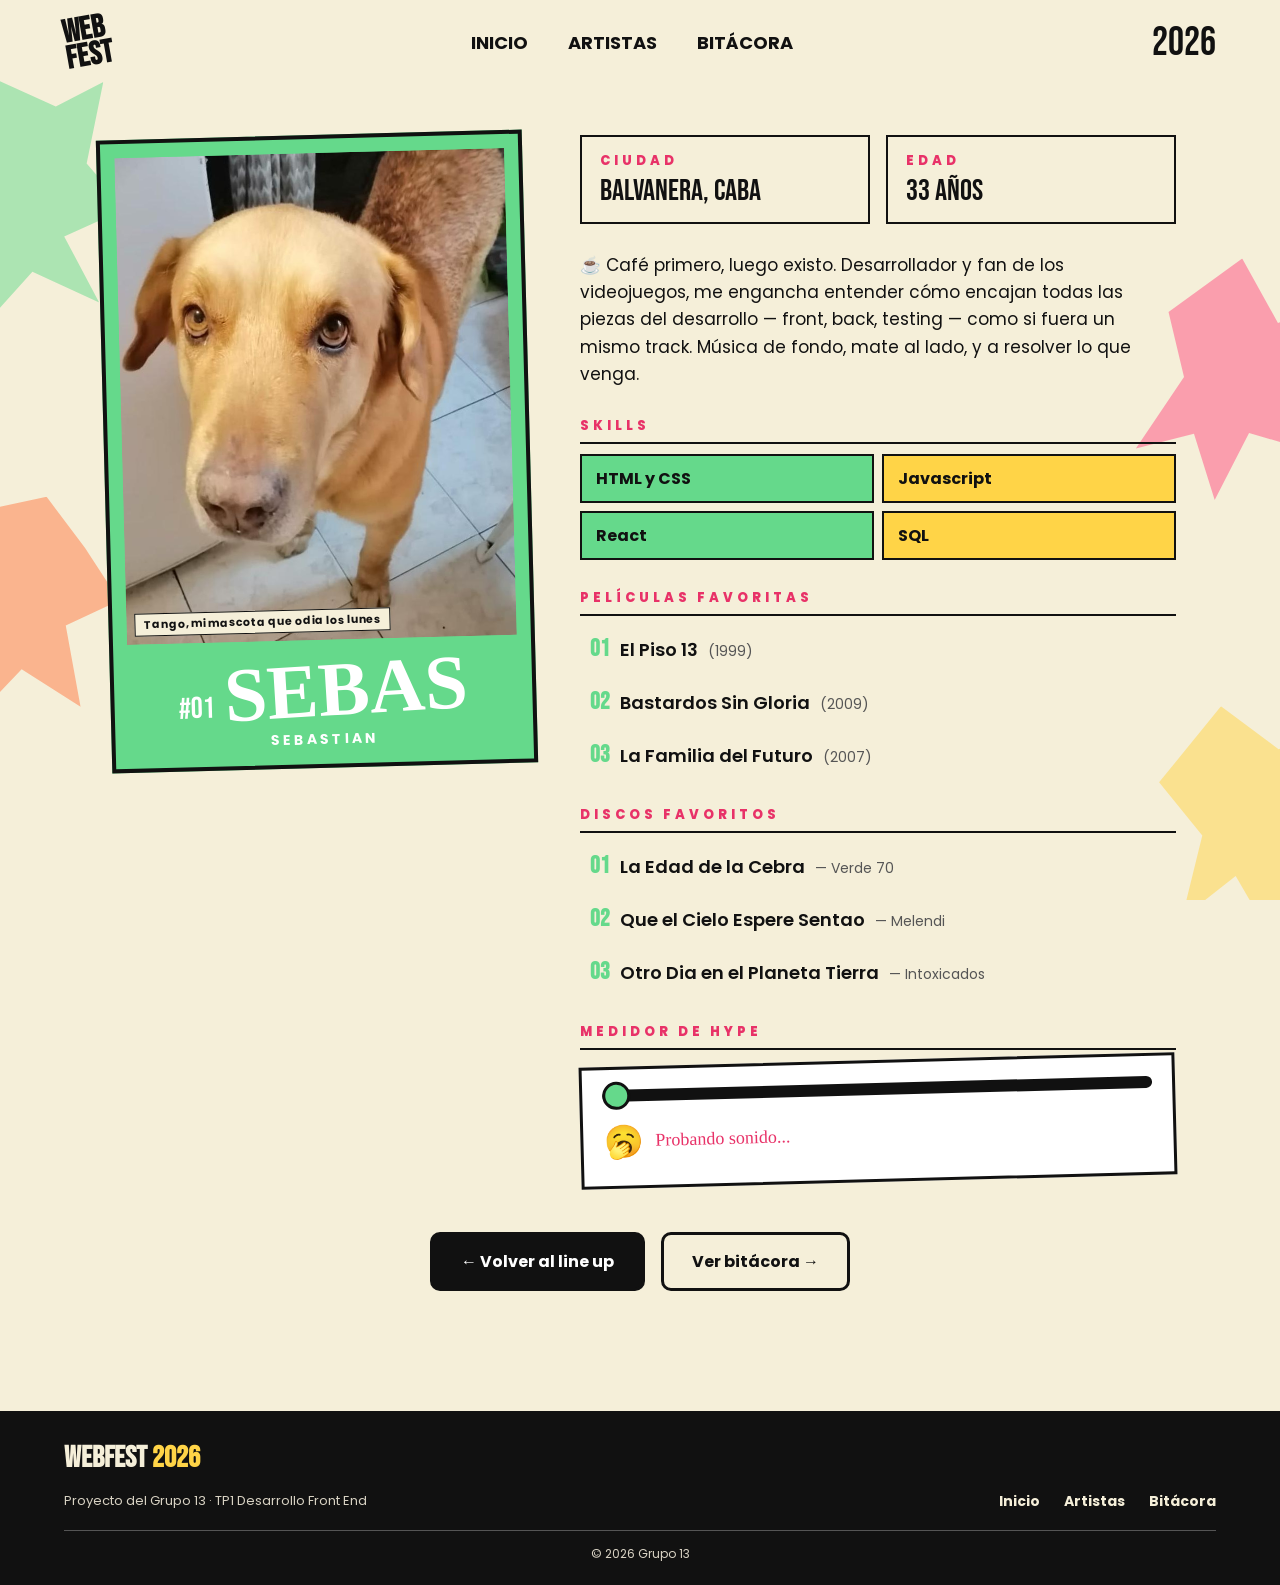
<file: sebastian.html>
<!DOCTYPE html>
<html lang="es">
<head>
    <meta charset="UTF-8">
    <meta name="viewport" content="width=device-width, initial-scale=1.0">
    <link rel="preconnect" href="https://fonts.googleapis.com">
    <link rel="preconnect" href="https://fonts.gstatic.com" crossorigin>
    <link href="https://fonts.googleapis.com/css2?family=Bebas+Neue&family=Permanent+Marker&family=Poppins:wght@400;500;600;700;800&display=swap" rel="stylesheet">
    <link rel="icon" href="img/icon.png">
    <link rel="stylesheet" href="css/base.css">
    <link rel="stylesheet" href="css/perfil.css">
    <link rel="stylesheet" href="css/sebastian.css">
    <title>Sebas | WebFest 2026</title>
</head>
<body>

        <!-- NAVBAR -->
    <header class="navbar">

        <a class="logo" href="index.html">
            <div class="logo">
                WEB<br>FEST
            </div>
        </a>

        <nav id="site-navigation">
            <a href="index.html">INICIO</a>
            <div class="nav-dropdown">
                <a href="index.html#artistas">ARTISTAS</a>
                <div class="nav-submenu">
                    <a href="sebastian.html">SEBAS</a>
                    <a href="valentina.html">VALEN</a>
                    <a href="agustin.html">AGUS</a>
                    <a href="celina.html">CELI</a>
                </div>
            </div>
            <a href="bitacora.html">BITÁCORA</a>
        </nav>

        <div class="year">
            2026
        </div>

        <button class="menu-toggle" type="button" aria-label="Abrir menú" aria-expanded="false" aria-controls="site-navigation">
            <span></span>
            <span></span>
            <span></span>
        </button>

    </header>

    <!-- Manchas decorativas -->
    <div class="festival-splashes" aria-hidden="true">
        <span class="festival-splash festival-splash--green"></span>
        <span class="festival-splash festival-splash--pink"></span>
        <span class="festival-splash festival-splash--orange"></span>
        <span class="festival-splash festival-splash--yellow"></span>
    </div>

    <!-- PERFIL -->
    <main class="profile" style="--profile-color: #65D98B;">

        <div class="profile-poster">

            <figure class="profile-photo">
                <img src="img/sebas-mascota.jpeg" alt="Tango, la mascota de Sebas: un labrador con la peor de las ondas">
                <figcaption>Tango, mi mascota que odia los lunes</figcaption>
            </figure>

            <div class="profile-heading">
                <span class="profile-number">#01</span>
                <h1>SEBAS</h1>
                <p class="profile-fullname">Sebastian</p>
            </div>

        </div>

        <section class="profile-data" aria-label="Datos de Sebas">

            <dl class="profile-facts">
                <div>
                    <dt>Ciudad</dt>
                    <dd>Balvanera, CABA </dd>
                </div>
                <div>
                    <dt>Edad</dt>
                    <dd>33 años</dd>
                </div>
            </dl>

            <p class="profile-bio">
                ☕ Café primero, luego existo. Desarrollador y fan de los videojuegos, me engancha entender cómo encajan todas las piezas del desarrollo — front, back, testing — como si fuera un mismo track. Música de fondo, mate al lado, y a resolver lo que venga.
            </p>

            <div class="profile-block">
                <h2>Skills</h2>
                <ul class="profile-list profile-skills">
                    <li>HTML y CSS</li>
                    <li>Javascript</li>
                    <li>React</li>
                    <li>SQL</li>
                </ul>
            </div>

            <div class="profile-block">
                <h2>Películas favoritas</h2>
                <ol class="profile-list profile-picks" data-kind="película">
                    <li>El Piso 13 <small>(1999)</small></li>
                    <li>Bastardos Sin Gloria <small>(2009)</small></li>
                    <li>La Familia del Futuro <small>(2007)</small></li>
                </ol>
            </div>

            <div class="profile-block">
                <h2>Discos favoritos</h2>
                <ol class="profile-list profile-picks" data-kind="disco">
                    <li>La Edad de la Cebra <small>— Verde 70</small></li>
                    <li>Que el Cielo Espere Sentao <small>— Melendi</small></li>
                    <li>Otro Dia en el Planeta Tierra <small>— Intoxicados</small></li>
                </ol>
            </div>

            <!-- MEDIDOR DE HYPE (js/sebas.js) -->

            <div class="profile-block">
                <h2>Medidor de Hype</h2>
                <div class="hype-meter">
                    <label for="hype-range" class="sr-only" style="display: none;">Nivel de hype</label>
                    <input type="range" id="hype-range" class="hype-range" min="0" max="100" value="0" step="1">
                    <div class="hype-result" aria-live="polite">
                        <span id="hype-emoji" class="hype-emoji">🥱</span>
                        <span id="hype-text" class="hype-text">Afinando la guitarra...</span>
                    </div>
                </div>
            </div>

        </section>

        <nav class="profile-actions" aria-label="Navegación del perfil">
            <a href="index.html#artistas" class="profile-btn">← Volver al line up</a>
            <a href="bitacora.html" class="profile-btn profile-btn-outline">Ver bitácora →</a>
        </nav>

    </main>

    <footer class="site-footer">
        <div class="site-footer-inner">
            <a class="site-footer-brand" href="index.html" aria-label="WebFest 2026, volver al inicio">
                WEBFEST <span>2026</span>
            </a>
            <p class="site-footer-credit">Proyecto del Grupo 13 · TP1 Desarrollo Front End</p>
            <nav class="site-footer-nav" aria-label="Navegación del pie de página">
                <a href="index.html">Inicio</a>
                <a href="index.html#artistas">Artistas</a>
                <a href="bitacora.html">Bitácora</a>
            </nav>
            <small class="site-footer-copyright">© 2026 Grupo 13</small>
        </div>
    </footer>

    <script src="js/main.js" defer></script>
    <script src="js/sebas.js" defer></script>
</body>
</html>
</file>
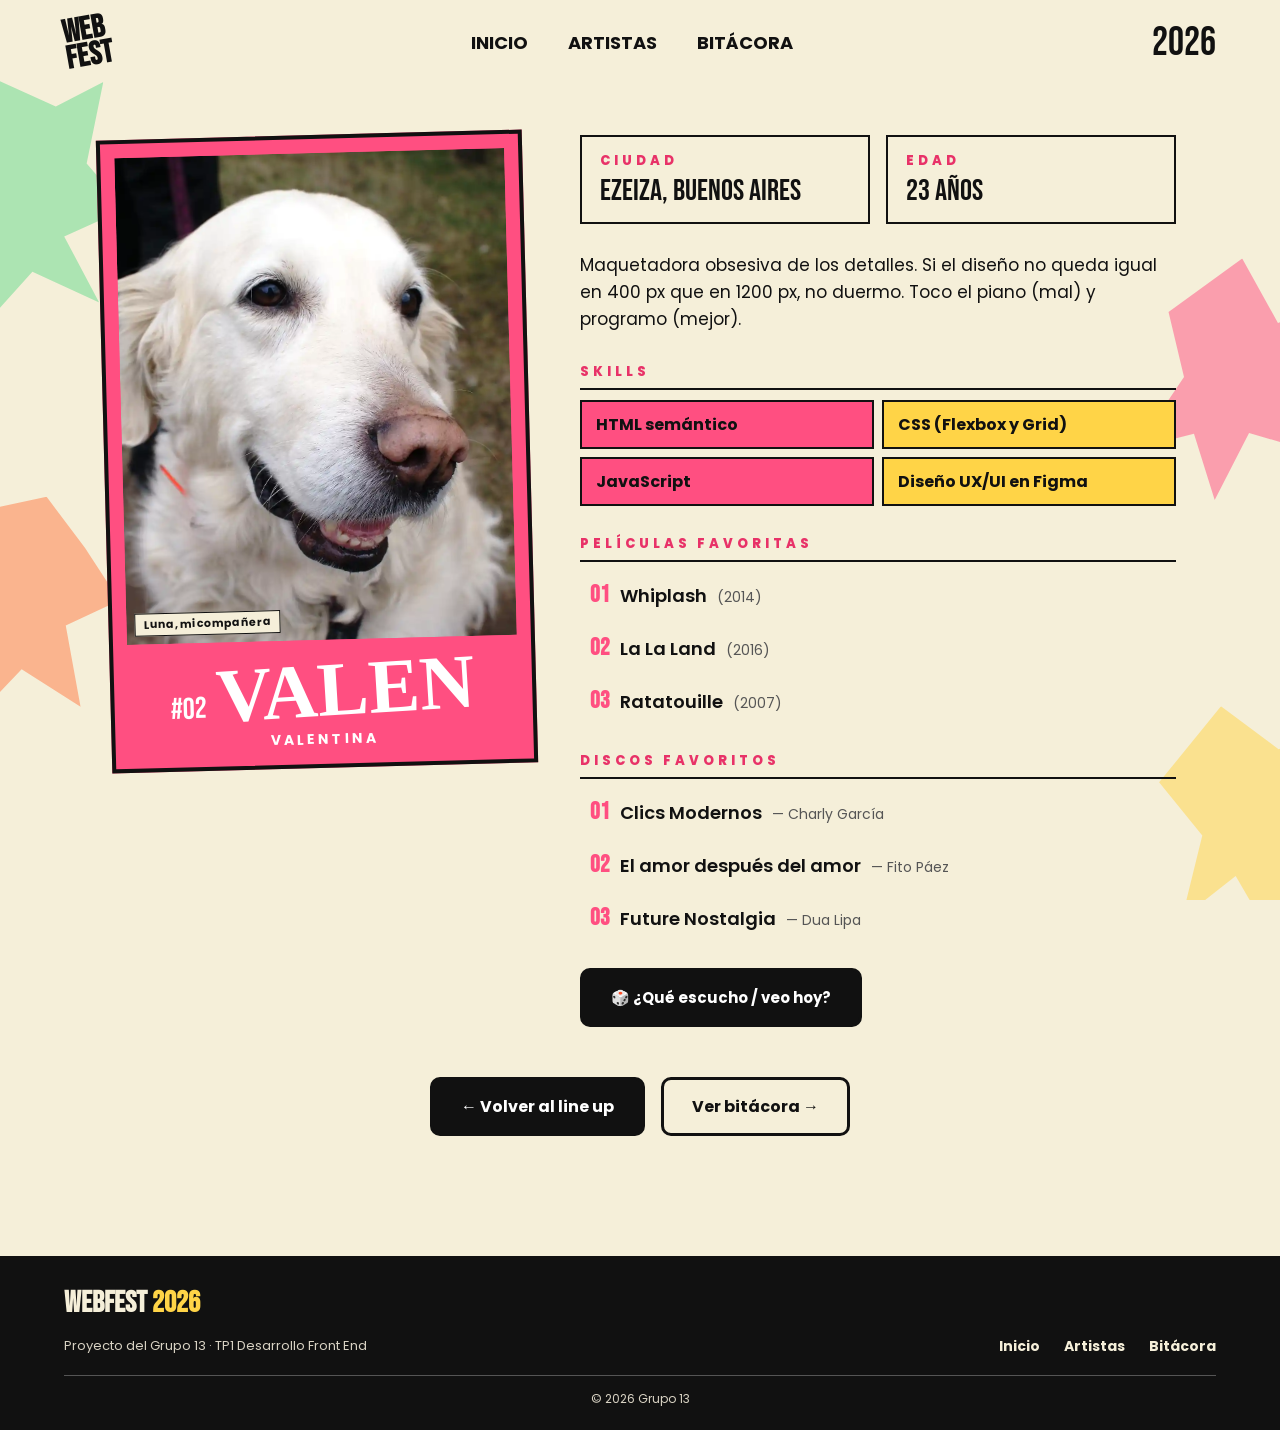
<file: valentina.html>
<!DOCTYPE html>
<html lang="es">
<head>
    <meta charset="UTF-8">
    <meta name="viewport" content="width=device-width, initial-scale=1.0">
    <link rel="preconnect" href="https://fonts.googleapis.com">
    <link rel="preconnect" href="https://fonts.gstatic.com" crossorigin>
    <link href="https://fonts.googleapis.com/css2?family=Bebas+Neue&family=Permanent+Marker&family=Poppins:wght@400;500;600;700;800&display=swap" rel="stylesheet">
    <link rel="icon" href="img/icon.png">
    <link rel="stylesheet" href="css/base.css">
    <link rel="stylesheet" href="css/perfil.css">
    <title>Valen | WebFest 2026</title>
</head>
<body>

        <!-- NAVBAR -->
    <header class="navbar">

        <a class="logo" href="index.html">
            <div class="logo">
                WEB<br>FEST
            </div>
        </a>

        <nav id="site-navigation">
            <a href="index.html">INICIO</a>
            <div class="nav-dropdown">
                <a href="index.html#artistas">ARTISTAS</a>
                <div class="nav-submenu">
                    <a href="sebastian.html">SEBAS</a>
                    <a href="valentina.html">VALEN</a>
                    <a href="agustin.html">AGUS</a>
                    <a href="celina.html">CELI</a>
                </div>
            </div>
            <a href="bitacora.html">BITÁCORA</a>
        </nav>

        <div class="year">
            2026
        </div>

        <button class="menu-toggle" type="button" aria-label="Abrir menú" aria-expanded="false" aria-controls="site-navigation">
            <span></span>
            <span></span>
            <span></span>
        </button>

    </header>

    <!-- Manchas Decorativas -->
     <div class="festival-splashes" aria-hidden="true">
        <span class="festival-splash festival-splash--green"></span>
        <span class="festival-splash festival-splash--pink"></span>
        <span class="festival-splash festival-splash--orange"></span>
        <span class="festival-splash festival-splash--yellow"></span>
    </div>

    <!-- PERFIL -->
    <main class="profile" style="--profile-color: #FF4F81;">

        <div class="profile-poster">

            <figure class="profile-photo">
                <img src="img/valentina-mascota.webp" alt="Luna, la mascota de Valentina: una golden retriever blanca sonriendo">
                <figcaption>Luna, mi compañera</figcaption>
            </figure>

            <div class="profile-heading">
                <span class="profile-number">#02</span>
                <h1>VALEN</h1>
                <p class="profile-fullname">Valentina</p>
            </div>

        </div>

        <section class="profile-data" aria-label="Datos de Valentina">

            <dl class="profile-facts">
                <div>
                    <dt>Ciudad</dt>
                    <dd>Ezeiza, Buenos Aires</dd>
                </div>
                <div>
                    <dt>Edad</dt>
                    <dd>23 años</dd>
                </div>
            </dl>

            <p class="profile-bio">
                Maquetadora obsesiva de los detalles. Si el diseño no queda igual en 400 px
                que en 1200 px, no duermo. Toco el piano (mal) y programo (mejor).
            </p>

            <div class="profile-block">
                <h2>Skills</h2>
                <ul class="profile-list profile-skills">
                    <li>HTML semántico</li>
                    <li>CSS (Flexbox y Grid)</li>
                    <li>JavaScript</li>
                    <li>Diseño UX/UI en Figma</li>
                </ul>
            </div>

            <div class="profile-block">
                <h2>Películas favoritas</h2>
                <ol class="profile-list profile-picks" data-kind="película">
                    <li>Whiplash <small>(2014)</small></li>
                    <li>La La Land <small>(2016)</small></li>
                    <li>Ratatouille <small>(2007)</small></li>
                </ol>
            </div>

            <div class="profile-block">
                <h2>Discos favoritos</h2>
                <ol class="profile-list profile-picks" data-kind="disco">
                    <li>Clics Modernos <small>— Charly García</small></li>
                    <li>El amor después del amor <small>— Fito Páez</small></li>
                    <li>Future Nostalgia <small>— Dua Lipa</small></li>
                </ol>
            </div>

            <!-- FUNCIÓN DINÁMICA: recomendador aleatorio (js/valentina.js) -->
            <div class="profile-random">
                <button type="button" class="profile-random-btn" id="random-pick">
                    🎲 ¿Qué escucho / veo hoy?
                </button>
                <p class="profile-random-result" id="random-result" aria-live="polite"></p>
            </div>

        </section>

        <nav class="profile-actions" aria-label="Navegación del perfil">
            <a href="index.html#artistas" class="profile-btn">← Volver al line up</a>
            <a href="bitacora.html" class="profile-btn profile-btn-outline">Ver bitácora →</a>
        </nav>

    </main>

    <footer class="site-footer">
        <div class="site-footer-inner">
            <a class="site-footer-brand" href="index.html" aria-label="WebFest 2026, volver al inicio">
                WEBFEST <span>2026</span>
            </a>
            <p class="site-footer-credit">Proyecto del Grupo 13 · TP1 Desarrollo Front End</p>
            <nav class="site-footer-nav" aria-label="Navegación del pie de página">
                <a href="index.html">Inicio</a>
                <a href="index.html#artistas">Artistas</a>
                <a href="bitacora.html">Bitácora</a>
            </nav>
            <small class="site-footer-copyright">© 2026 Grupo 13</small>
        </div>
    </footer>

    <script src="js/main.js" defer></script>
    <script src="js/valentina.js" defer></script>
</body>
</html>
</file>
<file: css/base.css>
/* Base */

* {
    margin: 0;
    padding: 0;
    box-sizing: border-box;
}

html {
    scroll-behavior: smooth;
}

body {
    min-height: 100vh;
    display: flex;
    flex-direction: column;
    background: #f5efd9;
    color: #111111;
    font-family: "Poppins", sans-serif;
    overflow-x: hidden;
}

body > main {
    flex: 1 0 auto;
}

/* MANCHAS CON LOS COLORES DEL LINE UP */

.festival-splashes {
    position: absolute;
    inset: 0;
    z-index: 0;
    overflow: hidden;
    pointer-events: none;
}

.festival-splash {
    position: absolute;
    display: block;
    width: clamp(88px, 14vw, 190px);
    aspect-ratio: 1 / 1.35;
    opacity: 0.5;
}

.festival-splash--green {
    top: 8%;
    left: -4%;
    background: #65d98b;
    clip-path: polygon(42% 0, 71% 17%, 100% 12%, 80% 43%, 95% 65%, 58% 70%, 68% 100%, 36% 81%, 8% 95%, 20% 59%, 0 37%, 31% 31%);
    transform: rotate(-14deg);
}

.festival-splash--pink {
    top: 29%;
    right: -4%;
    background: #ff4f81;
    clip-path: polygon(36% 0, 63% 23%, 100% 9%, 78% 44%, 96% 72%, 60% 70%, 49% 100%, 30% 75%, 0 86%, 18% 53%, 2% 28%);
    transform: rotate(12deg);
}

.festival-splash--orange {
    top: 55%;
    left: -5%;
    background: #ff7a45;
    clip-path: polygon(50% 0, 76% 18%, 100% 37%, 73% 51%, 89% 83%, 53% 72%, 28% 100%, 26% 66%, 0 48%, 32% 38%, 20% 9%);
    transform: rotate(10deg);
}

.festival-splash--yellow {
    top: 78%;
    right: -5%;
    background: #ffd447;
    clip-path: polygon(44% 0, 71% 22%, 100% 17%, 77% 48%, 98% 69%, 64% 72%, 48% 100%, 34% 70%, 0 83%, 20% 51%, 2% 26%);
    transform: rotate(-11deg);
}

main:not(.hero):not(.profile) {
    position: relative;
    isolation: isolate;
}

/* PIE DE PÁGINA */

.site-footer {
    padding: 32px 5% 22px;
    background: #111;
    color: #f5efd9;
}

.site-footer-inner {
    display: grid;
    grid-template-columns: 1fr auto;
    align-items: center;
    gap: 18px 32px;
    max-width: 1200px;
    margin: 0 auto;
}

.site-footer-brand {
    width: fit-content;
    color: inherit;
    font-family: "Bebas Neue", sans-serif;
    font-size: 30px;
    font-weight: 700;
    line-height: 1;
    text-decoration: none;
}

.site-footer-brand span {
    color: #ffd447;
}

.site-footer-credit {
    grid-column: 1;
    color: #d8d2c3;
    font-size: 13px;
}

.site-footer-nav {
    display: flex;
    flex-wrap: wrap;
    justify-content: flex-end;
    gap: 12px 24px;
}

.site-footer-nav a {
    color: inherit;
    font-size: 14px;
    font-weight: 700;
    text-decoration: none;
}

.site-footer-nav a:hover {
    color: #ffd447;
}

.site-footer-nav a:focus-visible,
.site-footer-brand:focus-visible {
    outline: 3px solid #ffd447;
    outline-offset: 4px;
}

.site-footer-copyright {
    grid-column: 1 / -1;
    padding-top: 14px;
    border-top: 1px solid #555;
    color: #d8d2c3;
    font-size: 12px;
    text-align: center;
}

/* TRANSICIONES ENTRE PÁGINAS */

.page-transition {
    position: fixed;
    inset: 0;
    z-index: 10000;
    display: grid;
    place-items: center;
    background: var(--page-transition-color);
    color: #111;
    font-family: "Bebas Neue", sans-serif;
    font-size: clamp(48px, 10vw, 120px);
    letter-spacing: 0.08em;
    pointer-events: none;
    animation-duration: 650ms;
    animation-timing-function: cubic-bezier(0.75, 0, 0.25, 1);
    animation-fill-mode: both;
}

.page-transition--home {
    color: #f5efd9;
    animation-name: page-cover-home;
}

.page-transition--tour {
    animation-name: page-cover-tour;
}

.page-transition--agus {
    animation-name: page-cover-agus;
}

.page-transition--sebas {
    animation-name: page-cover-sebas;
}

.page-transition--valen {
    animation-name: page-cover-valen;
}

.page-transition--celi {
    animation-name: page-cover-celi;
}

@keyframes page-cover-home {
    from { transform: translateY(100%); }
    to { transform: translateY(0); }
}

@keyframes page-cover-tour {
    from { clip-path: inset(0 0 100%); }
    to { clip-path: inset(0); }
}

@keyframes page-cover-agus {
    from { transform: scaleX(0); transform-origin: right; }
    to { transform: scaleX(1); transform-origin: right; }
}

@keyframes page-cover-sebas {
    from { clip-path: circle(0 at 0 100%); }
    to { clip-path: circle(160vmax at 0 100%); }
}

@keyframes page-cover-valen {
    from { clip-path: inset(0 100% 0 0); }
    to { clip-path: inset(0); }
}

@keyframes page-cover-celi {
    from { transform: scale(0.1) rotate(-12deg); border-radius: 50%; }
    to { transform: scale(1) rotate(0); border-radius: 0; }
}

.page-enter--home .hero-content {
    animation: page-enter-home 650ms both;
}

.page-enter--tour main {
    animation: page-enter-tour 650ms both;
}

.page-enter--agus .profile-poster {
    animation: page-enter-agus 650ms both;
}

.page-enter--sebas .profile-poster {
    animation: page-enter-sebas 650ms both;
}

.page-enter--valen .profile-poster {
    animation: page-enter-valen 650ms both;
}

.page-enter--celi .profile-poster {
    animation: page-enter-celi 750ms both;
}

@keyframes page-enter-home {
    from { opacity: 0; transform: translateY(20px) scale(0.97); }
    to { opacity: 1; transform: translateY(0) scale(1); }
}

@keyframes page-enter-tour {
    from { opacity: 0; transform: translateY(24px); }
    to { opacity: 1; transform: translateY(0); }
}

@keyframes page-enter-agus {
    from { opacity: 0; transform: translateY(24px) rotate(-1.5deg); }
    to { opacity: 1; transform: translateY(0) rotate(-1.5deg); }
}

@keyframes page-enter-sebas {
    from { opacity: 0; transform: translateX(-56px) rotate(-7deg); }
    to { opacity: 1; transform: translateX(0) rotate(-1.5deg); }
}

@keyframes page-enter-valen {
    from { opacity: 0; transform: translateX(56px) rotate(5deg); }
    to { opacity: 1; transform: translateX(0) rotate(-1.5deg); }
}

@media (max-width: 700px) {
    .page-enter--valen .profile-poster {
        animation-name: page-enter-valen-mobile;
    }
}

@keyframes page-enter-valen-mobile {
    from { opacity: 0; transform: translateY(24px) rotate(-1.5deg); }
    to { opacity: 1; transform: translateY(0) rotate(-1.5deg); }
}

@keyframes page-enter-celi {
    from { opacity: 0; transform: translateY(-56px) rotate(-1.5deg); }
    to { opacity: 1; transform: translateY(0) rotate(-1.5deg); }
}


/* NAVBAR */

.navbar {
    width: 100%;
    min-height: 85px;

    display: flex;
    align-items: center;
    justify-content: space-between;

    padding: 15px 5%;

    position: relative;
    z-index: 10;
}

.logo {
    font-family: "Bebas Neue", sans-serif;
    font-size: 32px;
    line-height: 0.8;

    transform: rotate(-5deg);
    font-weight: bold;
}

.navbar nav {
    display: flex;
    gap: 40px;
}

.nav-dropdown {
    position: relative;
    display: flex;
    align-items: center;
}

.nav-dropdown > a {
    display: flex;
    align-items: center;
}

.nav-submenu {
    position: absolute;
    top: 100%;
    left: -16px;
    z-index: 30;
    display: flex;
    min-width: 170px;
    flex-direction: column;
    padding: 8px 16px;
    background: #f5efd9;
    box-shadow: 0 8px 12px #00000029;
    opacity: 0;
    visibility: hidden;
    pointer-events: none;
    transform: translateY(6px);
    transition: opacity 0.2s ease, transform 0.2s ease, visibility 0.2s;
}

.nav-dropdown:hover .nav-submenu,
.nav-dropdown:focus-within .nav-submenu {
    opacity: 1;
    visibility: visible;
    pointer-events: auto;
    transform: translateY(0);
}

.navbar nav a {
  font-size: 18px;
  font-weight: 700;
  text-transform: uppercase;
  text-decoration: none;
  color: #111111;
  padding: 0.4rem 0;
  transition: color 0.3s ease-in-out, opacity 0.3s ease-in-out;
  text-decoration: none;
}

nav a:hover {
  color: #ff7a18;
  text-decoration: underline;
}

.navbar nav:has(> a:hover) > a:not(:hover) {
  opacity: 0.3;
}

.navbar nav a.active::after {
    content: "";

    position: absolute;
    bottom: -5px;
    left: 0;

    width: 100%;
    height: 2px;

    background: #e32f2f;
}

.year {
    font-family: "Bebas Neue", sans-serif;
    font-size: 40px;
}


/* HERO */

.hero {
    min-height: calc(100vh - 85px);

    position: relative;
    isolation: isolate;

    display: flex;
    justify-content: center;
    align-items: center;

    padding: 50px 5% 120px;

    overflow: hidden;
}

.hero-content {
    width: 100%;
    max-width: 1200px;

    text-align: center;

    position: relative;
    z-index: 2;
}


/* TÍTULO */

.hero h1 {
    font-family: "Permanent Marker", cursive;

    font-size: clamp(80px, 11vw, 150px);

    line-height: 0.9;

    transform: rotate(-3deg);

    margin-bottom: 25px;
}

.subtitle {
    font-weight: 700;
    font-size: clamp(13px, 1.5vw, 18px);

    letter-spacing: 1px;

    margin-bottom: 16px;
}

.subtitle span {
    margin: 0 8px;
}

.hero-description {
    width: min(100%, 760px);
    margin: 0 auto 45px;
    font-size: clamp(14px, 1.25vw, 17px);
    line-height: 1.7;
}


/* =========================
   ARTISTAS
========================= */

.artists {
    display: grid;

    grid-template-columns: repeat(4, 1fr);

    gap: 22px;

    width: 100%;
}

/* CARD */

.artist-card {
    position: relative;
    height: 330px;
    min-height: 330px;
    padding: 0;
    perspective: 1000px;
    transform: rotate(-1deg);
    transition: transform 0.25s ease;
    cursor: pointer;
    user-select: none;
}

.artist-card:nth-child(2) {
    transform: rotate(1deg);
}

.artist-card:nth-child(3) {
    transform: rotate(-1.5deg);
}

.artist-card:nth-child(4) {
    transform: rotate(1deg);
}

.artist-card:hover {
    transform: translateY(-10px) rotate(0deg);
}

.artist-card:focus-visible {
    outline: 4px solid #111;
    outline-offset: 4px;
}

.artist-card-inner {
    position: relative;
    width: 100%;
    height: 100%;
    transform-style: preserve-3d;
    transition: transform 0.65s cubic-bezier(0.2, 0.7, 0.2, 1);
}

.artist-card.is-flipped .artist-card-inner {
    transform: rotateY(180deg);
}

.artist-card-face {
    position: absolute;
    inset: 0;
    display: flex;
    flex-direction: column;
    padding: 10px;
    overflow: hidden;
    border: 4px solid #111;
    backface-visibility: hidden;
    -webkit-backface-visibility: hidden;
}

.artist-card-back {
    justify-content: center;
    gap: 8px;
    transform: rotateY(180deg);
    color: #111;
    text-align: left;
}

.artist-card-back h2 {
    font-family: "Permanent Marker", cursive;
    font-size: 25px;
    text-align: center;
}

.artist-details {
    display: grid;
    gap: 7px;
    font-size: 11px;
    line-height: 1.3;
}

.artist-details dt {
    font-weight: 800;
}

.artist-details dd {
    margin: 0;
}

.flip-hint {
    align-self: center;
    font-size: 10px;
    font-weight: 700;
    opacity: 0.7;
}

.profile-link {
    align-self: center;
    padding: 5px 12px;
    border: 2px solid #111;
    background: #111;
    color: #fff;
    font-size: 11px;
    font-weight: 800;
    letter-spacing: 1px;
    text-decoration: none;
    transition: background 0.2s ease, color 0.2s ease;
}

.profile-link:hover,
.profile-link:focus-visible {
    background: #f5efd9;
    color: #111;
}

.front-hint {
    position: absolute;
    right: 8px;
    bottom: 8px;
    padding: 2px 6px;
    border: 1px solid #111;
    background: #f5efd9;
    color: #111;
}


/* COLORES */

.artist-card.green {
    --artist-card-color: #65D98B;
}

.artist-card.pink {
    --artist-card-color: #FF4F81;
}

.artist-card.orange {
    --artist-card-color: #FF7A45;
}

.artist-card.yellow {
    --artist-card-color: #FFD447;
}

.artist-card-face {
    background: var(--artist-card-color);
}


/* IMÁGENES */

.artist-image {
    width: 100%;
    flex: 1;
    min-height: 0;
    overflow: hidden;
    background: #222;
}

.artist-image img {
    width: 100%;
    height: 100%;

    object-fit: cover;

    transition: transform 0.3s ease;
}

.artist-card:hover img {
    transform: scale(1.05);
}


/* NOMBRE ARTISTA */

.artist-info {
    flex: 0 0 65px;
    display: flex;
    align-items: center;
    justify-content: center;

    gap: 8px;

    color: #fff;
}

.artist-info h2 {
    font-family: "Permanent Marker", cursive;

    font-size: clamp(22px, 2.3vw, 32px);

    transform: rotate(-2deg);
}

.artist-info span {
    font-family: "Bebas Neue", sans-serif;

    font-size: 22px;
}


/* BOTÓN */

.explore {
    margin-top: 45px;

    padding: 17px 40px;

    border: 3px solid #111;
    border-radius: 10px;

    background: #111;
    color: #ffffff;

    font-family: "Poppins", sans-serif;
    font-weight: 700;

    cursor: pointer;

    transition: all 0.2s ease;
}

.explore:hover {
    background: #00000000;
    color: #111;

    transform: translateY(-3px);
}


/* =========================
   DECORACIONES
========================= */

.decor {
    position: absolute;

    z-index: 1;

    opacity: 0.95;
}


/* Mancha rosa */

.decor-pink {
    width: 100px;
    height: 210px;

    left: -25px;
    top: 180px;

    background: #FF4F81;

    clip-path: polygon(
        20% 0,
        50% 15%,
        30% 30%,
        80% 25%,
        50% 50%,
        90% 60%,
        45% 65%,
        75% 90%,
        35% 80%,
        15% 100%,
        20% 65%,
        0 50%,
        20% 35%,
        0 20%
    );

    transform: rotate(-8deg);
}


/* Mancha verde */

.decor-green {
    width: 100px;
    height: 210px;

    right: -20px;
    top: 160px;

    background: #65D98B;

    clip-path: polygon(
        70% 0,
        100% 20%,
        75% 35%,
        100% 45%,
        70% 55%,
        100% 70%,
        65% 70%,
        75% 100%,
        45% 75%,
        35% 100%,
        30% 70%,
        0 80%,
        25% 50%,
        0 40%,
        35% 30%,
        20% 5%
    );

    transform: rotate(8deg);
}


/* Rayo */

.lightning {
    position: absolute;

    top: 40px;
    left: 20%;

    color: #FFD447;

    font-size: 100px;
    font-weight: bold;

    transform: rotate(-15deg);
}


/* =========================
   TABLET
========================= */

@media (max-width: 900px) {

    .navbar {
        padding: 15px 4%;
    }

    .navbar nav {
        gap: 20px;
    }

    .artists {
        grid-template-columns: repeat(2, 1fr);

        max-width: 700px;
        margin: auto;
    }

    .artist-card {
        height: 300px;
        min-height: 300px;
    }

    .hero {
        padding-top: 40px;
    }

    .lightning {
        left: 5%;
        font-size: 70px;
    }
}


/* =========================
   MOBILE
========================= */

@media (max-width: 600px) {

    .navbar {
        min-height: auto;

        padding: 18px 20px;

        flex-wrap: wrap;
    }

    .logo {
        font-size: 25px;
    }

    .year {
        font-size: 30px;
    }

    .navbar nav {
        order: 3;

        width: 100%;

        justify-content: center;

        margin-top: 18px;

        gap: 18px;
    }

    .navbar nav a {
        font-size: 11px;
    }


    .hero {
        padding: 45px 20px 100px;

        align-items: flex-start;
    }

    .festival-splash {
        width: 100px;
        opacity: 0.42;
    }


    .hero h1 {
        font-size: clamp(65px, 20vw, 100px);

        margin-bottom: 20px;
    }


    .subtitle {
        font-size: 11px;

        line-height: 1.8;

        max-width: 300px;

        margin: 0 auto 14px;
    }

    .hero-description {
        max-width: 520px;
        margin-bottom: 35px;
        font-size: 14px;
        line-height: 1.65;
    }

    .subtitle span {
        margin: 0 3px;
    }


    .artists {
        grid-template-columns: 1fr 1fr;

        gap: 12px;
    }


    .artist-card {
        height: 230px;
        min-height: 230px;
    }

    .artist-card-face {
        padding: 6px;
        border-width: 3px;
    }

    .artist-info {
        flex-basis: 45px;
    }


    .artist-info h2 {
        font-size: 20px;
    }


    .artist-info span {
        font-size: 16px;
    }

    .artist-card-back {
        gap: 5px;
    }

    .artist-card-back h2 {
        font-size: 20px;
    }

    .artist-details {
        gap: 4px;
        font-size: 9px;
    }

    .flip-hint {
        font-size: 9px;
    }


    .explore {
        margin-top: 30px;

        width: 100%;

        padding: 15px 20px;

        font-size: 13px;
    }


    .decor-pink {
        width: 60px;
        height: 140px;

        top: 180px;
        left: -25px;
    }


    .decor-green {
        width: 60px;
        height: 140px;

        top: 180px;
        right: -20px;
    }


    .lightning {
        top: 100px;
        left: 3%;

        font-size: 50px;
    }


    .site-footer {
        padding: 28px 20px 20px;
    }

    .site-footer-inner {
        grid-template-columns: 1fr;
        justify-items: center;
        gap: 14px;
        text-align: center;
    }

    .site-footer-credit {
        grid-column: auto;
    }

    .site-footer-nav {
        justify-content: center;
        gap: 12px 20px;
    }

    .site-footer-copyright {
        grid-column: auto;
        width: 100%;
    }
}

a.logo,
a.logo:visited {
  color: inherit;
  text-decoration: none;
}


/* =========================
   MOBILE MUY PEQUEÑO
========================= */

@media (max-width: 380px) {

    .artists {
        grid-template-columns: 1fr;
    }

    .artist-card {
        height: 265px;
        max-width: 280px;
        width: 100%;
        margin: auto;
    }

    .artist-card-face {
        padding: 10px;
    }

    .artist-card-back {
        gap: 7px;
    }

    .artist-details {
        gap: 6px;
        font-size: 11px;
    }

    .navbar nav {
        gap: 12px;
    }
}

/* RESPONSIVE NAVIGATION AND REVEAL ANIMATIONS */

.menu-toggle {
    display: none;
}

.reveal-on-scroll {
    opacity: 0;
    translate: 0 24px;
    transition: opacity 0.65s ease, translate 0.65s ease;
    transition-delay: var(--reveal-delay, 0ms);
}

.reveal-on-scroll.is-visible {
    opacity: 1;
    translate: 0 0;
}

@media (max-width: 700px) {
    .navbar {
        position: relative;
        min-height: 74px;
        padding: 15px 20px;
        flex-wrap: nowrap;
        background: #f5efd9;
    }

    .logo {
        order: 1;
    }

    .year {
        order: 2;
        margin-left: auto;
        margin-right: 16px;
    }

    .menu-toggle {
        order: 3;
        display: flex;
        width: 44px;
        height: 44px;
        padding: 10px 8px;
        flex-direction: column;
        justify-content: center;
        gap: 5px;
        border: 2px solid #111;
        border-radius: 5px;
        background: #00000000;
        cursor: pointer;
    }

    .menu-toggle span {
        display: block;
        width: 100%;
        height: 2px;
        background: #111;
        transition: transform 0.25s ease, opacity 0.2s ease;
    }

    .menu-toggle[aria-expanded="true"] span:first-child {
        transform: translateY(7px) rotate(45deg);
    }

    .menu-toggle[aria-expanded="true"] span:nth-child(2) {
        opacity: 0;
    }

    .menu-toggle[aria-expanded="true"] span:last-child {
        transform: translateY(-7px) rotate(-45deg);
    }

    .navbar nav {
        order: 4;
        width: 100%;
        margin-top: 0;
        align-items: stretch;
        gap: 0;
    }

    .navbar nav a {
        padding: 13px 4px;
        font-size: 15px;
    }

    .navbar nav a.active::after {
        display: none;
    }

    .navbar nav a + a {
        border-top: 1px solid #11111126;
    }

    .nav-dropdown {
        align-items: stretch;
        border-top: 1px solid #11111126;
    }

    .nav-dropdown > a {
        width: 100%;
    }

    .nav-submenu {
        display: none;
    }

    .js-ready .navbar nav {
        position: absolute;
        top: 100%;
        left: 0;
        z-index: 20;
        display: flex;
        flex-direction: column;
        max-height: 0;
        padding: 0 20px;
        overflow: hidden;
        background: #f5efd9;
        opacity: 0;
        visibility: hidden;
        pointer-events: none;
        box-shadow: 0 8px 12px #0000001f;
        transition: max-height 0.3s ease, padding 0.3s ease, opacity 0.2s ease, visibility 0.3s;
    }

    .js-ready .navbar.menu-open nav {
        max-height: 220px;
        padding: 8px 20px 16px;
        opacity: 1;
        visibility: visible;
        pointer-events: auto;
    }

    .tour-comment {
        grid-column: 1 / -1;
        font-size: 14px;
    }
}

@media (prefers-reduced-motion: reduce) {
    *,
    *::before,
    *::after {
        scroll-behavior: auto !important;
        animation-duration: 0.01ms !important;
        animation-iteration-count: 1 !important;
        transition-duration: 0.01ms !important;
    }

    .reveal-on-scroll {
        opacity: 1;
        translate: none;
    }

    .page-transition,
    .page-enter--home .hero-content,
    .page-enter--tour main,
    .page-enter--agus .profile-poster,
    .page-enter--sebas .profile-poster,
    .page-enter--valen .profile-poster,
    .page-enter--celi .profile-poster {
        animation: none;
    }
}
</file>
<file: css/perfil.css>
/* =========================
   PERFILES (layout compartido)
   Cada perfil define su color con
   style="--profile-color: #...;" en <main class="profile">
========================= */

.profile {
    --profile-color: #FF4F81;

    position: relative;
    isolation: isolate;
    width: 100%;
    max-width: 1200px;

    margin: 0 auto;
    padding: 50px 5% 120px;

    display: grid;
    grid-template-columns: minmax(0, 5fr) minmax(0, 7fr);
    gap: 50px;
    align-items: start;
}

.profile > :not(.festival-splashes) {
    position: relative;
    z-index: 1;
}


/* PÓSTER (foto + nombre) */

.profile-poster {
    padding: 14px;

    border: 4px solid #111;
    background: var(--profile-color);

    transform: rotate(-1.5deg);
}

.profile-photo {
    aspect-ratio: 4 / 5;
    overflow: hidden;
    background: var(--profile-color);
    position: relative;
}

.profile-photo img {
    width: 100%;
    height: 100%;

    object-fit: cover;
    object-position: 60% center;
}

.profile-photo figcaption {
    position: absolute;
    left: 8px;
    bottom: 8px;

    padding: 2px 8px;

    border: 1px solid #111;
    background: #f5efd9;

    font-size: 11px;
    font-weight: 700;
}

.profile-heading {
    display: flex;
    flex-wrap: wrap;
    align-items: baseline;
    justify-content: center;
    column-gap: 10px;

    padding-top: 12px;

    color: #ffffff;
    text-align: center;
}

.profile-heading h1 {
    font-family: "Permanent Marker", cursive;
    font-size: clamp(48px, 6vw, 80px);
    line-height: 1;

    transform: rotate(-2deg);
}

.profile-number {
    font-family: "Bebas Neue", sans-serif;
    font-size: 30px;
}

.profile-fullname {
    width: 100%;

    font-size: 14px;
    font-weight: 700;
    letter-spacing: 3px;
    text-transform: uppercase;
}


/* DATOS */

.profile-data {
    display: grid;
    gap: 28px;
}

.profile-facts {
    display: grid;
    grid-template-columns: repeat(2, 1fr);
    gap: 16px;
}

.profile-facts div {
    padding: 14px 18px;
    border: 2px solid #111;
}

.profile-facts dt,
.profile-block h2 {
    font-size: 13px;
    font-weight: 800;
    letter-spacing: 4px;
    text-transform: uppercase;

    color: #e83268;
}

.profile-facts dd {
    margin: 4px 0 0;

    font-family: "Bebas Neue", sans-serif;
    font-size: 30px;
    line-height: 1.1;
}

.profile-bio {
    font-size: 17px;
    line-height: 1.6;
}

.profile-block h2 {
    margin-bottom: 10px;
    padding-bottom: 6px;
    border-bottom: 2px solid #111;
}


/* LISTAS */

.profile-list {
    list-style: none;
    display: grid;
    gap: 8px;
}

.profile-skills {
    grid-template-columns: repeat(2, 1fr);
}

.profile-skills li {
    padding: 10px 14px;

    border: 2px solid #111;
    background: var(--profile-color);

    font-weight: 700;
}

.profile-skills li:nth-child(even) {
    background: #FFD447;
}

.profile-skills-different li:nth-child(even) {
    background: #FF4F81;
}

.profile-picks {
    counter-reset: pick;
}

.profile-picks li {
    counter-increment: pick;

    display: flex;
    align-items: baseline;
    flex-wrap: wrap;
    gap: 4px 10px;

    padding: 8px 10px;

    font-size: 18px;
    font-weight: 600;

    transition: background 0.3s ease, color 0.3s ease, transform 0.3s ease;
}

.profile-picks li::before {
    content: counter(pick, decimal-leading-zero);

    font-family: "Bebas Neue", sans-serif;
    font-size: 24px;

    color: var(--profile-color);
}

.profile-picks small {
    font-size: 14px;
    font-weight: 400;
    color: #555;
}

.profile-picks li.is-picked {
    background: #111;
    color: #ffffff;

    transform: translateX(10px) rotate(-1deg);
}

.profile-picks li.is-picked small {
    color: #dddddd;
}


/* RECOMENDADOR */

.profile-random {
    display: flex;
    flex-wrap: wrap;
    align-items: center;
    gap: 14px 20px;
}

.profile-random-btn {
    padding: 15px 28px;

    border: 3px solid #111;
    border-radius: 10px;

    background: #111;
    color: #fff;

    font-family: "Poppins", sans-serif;
    font-size: 15px;
    font-weight: 700;

    cursor: pointer;

    transition: all 0.2s ease;
}

.profile-random-btn:hover {
    background: #00000000;
    color: #111;
    transform: translateY(-3px);
}

.profile-random-btn:focus-visible {
    outline: 4px solid var(--profile-color);
    outline-offset: 3px;
}

.profile-random-result {
    font-family: "Permanent Marker", cursive;
    font-size: 20px;

    color: #e83268;
}


/* BOTONES DE NAVEGACIÓN */

.profile-actions {
    grid-column: 1 / -1;

    display: flex;
    flex-wrap: wrap;
    justify-content: center;
    gap: 16px;
}

.profile-btn {
    padding: 14px 28px;

    border: 3px solid #111;
    border-radius: 10px;

    background: #111;
    color: #ffffff;

    font-weight: 700;
    text-decoration: none;

    transition: all 0.2s ease;
}

.profile-btn-outline {
    background: #00000000;
    color: #111;
}

.profile-btn:hover {
    background: var(--profile-color);
    color: #111;
    transform: translateY(-3px);
}


/* =========================
   BREAKPOINTS
========================= */

@media (max-width: 1200px) {

    .profile {
        gap: 40px;
    }
}

@media (max-width: 900px) {

    .profile {
        grid-template-columns: 1fr;
        max-width: 640px;
        padding-top: 30px;
    }

    .profile-poster {
        max-width: 420px;
        width: 100%;
        margin: 0 auto;
    }
}

@media (max-width: 400px) {

    .profile {
        padding: 25px 16px 90px;
        gap: 30px;
    }

    .profile-facts,
    .profile-skills {
        grid-template-columns: 1fr;
    }

    .profile-facts dd {
        font-size: 26px;
    }

    .profile-picks li {
        font-size: 16px;
    }

    .profile-random-btn,
    .profile-btn {
        width: 100%;
        text-align: center;
    }
}
</file>
<file: css/agustin.css>
/* Estilos específicos del reproductor ficticio de Agus (js/agustin.js) */

.agus-player {
    display: flex;
    flex-direction: column;
    gap: 16px;
    padding: 20px;
    background: #FFE3D6;
    border: 3px solid #111;
    transform: rotate(1.5deg);
    transition: transform 0.2s ease;
}

.agus-player:hover {
    transform: rotate(0deg);
}

.agus-player-info {
    display: flex;
    align-items: center;
    gap: 14px;
    min-height: 40px;
}

.agus-now {
    margin: 0;
    font-family: "Permanent Marker", cursive;
    color: #e83268;
    font-size: 18px;
    line-height: 1.2;
}

/* Ecualizador: 4 barritas que bailan solo cuando suena */
.agus-eq {
    display: flex;
    align-items: flex-end;
    gap: 4px;
    height: 32px;
    flex-shrink: 0;
}

.agus-eq span {
    width: 6px;
    height: 8px;
    background: var(--profile-color, #FF7A45);
    border: 2px solid #111;
}

.agus-player.is-playing .agus-eq span {
    animation: agus-eq 0.8s ease-in-out infinite alternate;
}

.agus-player.is-playing .agus-eq span:nth-child(2) { animation-delay: 0.2s; }
.agus-player.is-playing .agus-eq span:nth-child(3) { animation-delay: 0.4s; }
.agus-player.is-playing .agus-eq span:nth-child(4) { animation-delay: 0.1s; }

@keyframes agus-eq {
    from { height: 8px; }
    to { height: 32px; }
}

.agus-controls {
    display: flex;
    flex-wrap: wrap;
    gap: 12px;
}

@media (prefers-reduced-motion: reduce) {
    .agus-player.is-playing .agus-eq span {
        animation: none;
        height: 24px;
    }
}

.agus-progress {
    height: 12px;
    background: #111;
    border-radius: 6px;
    overflow: hidden;
}

.agus-progress span {
    display: block;
    width: 0;
    height: 100%;
    background: var(--profile-color, #FF7A45);
    transition: width 0.15s linear;
}
</file>
<file: css/bitacora.css>
/*º=========================
   BITÁCORA
========================= */

.bts {
    font-family: "Bebas Neue", sans-serif;
    font-size: 40px;
    text-align: center;
    color: #333333;
    margin-top: 40px;
    margin-bottom: 10px;
    letter-spacing: 3px;
}

/* =========================
   TOUR
========================= */

.tour {
    width: 100%;
    padding: 100px 7%;
    background: #00000000;
}

.tour > * {
    position: relative;
    z-index: 1;
}


/* TÍTULO */

.tour-title {
    margin-bottom: 70px;

    text-align: center;
}

.tour-title span,
.store-title span {
    display: block;

    font-family: "Poppins", sans-serif;
    font-size: 13px;
    font-weight: 800;

    letter-spacing: 4px;

    color: #e83268;

    margin-bottom: 5px;
}

.tour-title h2,
.store-title h2 {
    font-family: "Permanent Marker", cursive;

    font-size: clamp(50px, 7vw, 100px);

    line-height: 1;

    transform: rotate(-2deg);
}


/* =========================
   LISTA
========================= */

.tour-list {
    display: grid;
    max-width: 1000px;
    gap: 28px;
    margin: auto;
}


/* =========================
   FECHA
========================= */

.tour-date {
    --ticket-accent: #e83268;
    position: relative;
    display: grid;
    grid-template-columns: minmax(0, 1fr) 170px;
    grid-template-rows: auto 1fr;
    gap: 0 22px;
    padding: 24px 26px;
    overflow: hidden;
    border: 2px solid #111;
    border-radius: 8px;
    background: #fffdf6;
    box-shadow: 7px 7px 0 #111;
    transition: transform 0.2s ease, box-shadow 0.2s ease;
}

.tour-date:hover {
    transform: translateY(-3px) rotate(-0.25deg);
    box-shadow: 9px 10px 0 #111;
}

.tour-date.reveal-on-scroll {
    transition:
        opacity 0.65s ease,
        translate 0.65s ease,
        transform 0.2s ease,
        box-shadow 0.2s ease;
    transition-delay: var(--reveal-delay, 0ms);
}

.tour-date.reveal-on-scroll:hover {
    transition-delay: 0s;
}

.ticket-info {
    display: grid;
    grid-template-columns: 150px minmax(0, 1fr);
    align-items: center;
    gap: 18px 22px;
    grid-column: 1;
}

.ticket-heading {
    display: flex;
    grid-column: 1 / -1;
    justify-content: space-between;
    gap: 12px;
    padding-bottom: 10px;
    border-bottom: 1px solid #d8d2c3;
    color: #555;
    font-size: 11px;
    font-weight: 800;
    letter-spacing: 1.4px;
}

.ticket-heading > span:first-child {
    color: var(--ticket-accent);
}

.ticket-number {
    flex-shrink: 0;
    font-family: "Bebas Neue", sans-serif;
    font-size: 15px;
    letter-spacing: 1px;
}


/* FECHA */

.date {
    display: flex;
    align-items: baseline;
    gap: 8px;
}

.date .day {
    font-family: "Bebas Neue", sans-serif;
    font-size: 64px;
    line-height: 1;
}

.date .month {
    font-family: "Bebas Neue", sans-serif;
    font-size: 24px;
}

.date .year {
    font-size: 13px;
    font-weight: 600;
    color: #666666;
}


/* =========================
   ESTADIO
========================= */

.venue h3 {
    font-family: "Poppins", sans-serif;
    font-size: 21px;
    font-weight: 700;
    margin-bottom: 5px;
}

.venue p {
    font-size: 14px;
    color: #555;
}

.ticket-stub {
    position: relative;
    display: flex;
    grid-column: 2;
    grid-row: 1 / 3;
    flex-direction: column;
    align-items: center;
    justify-content: center;
    gap: 10px;
    min-width: 0;
    margin: -24px -26px -24px 0;
    padding: 26px 16px;
    border-left: 2px dashed #aaa38f;
    background: #fce2e2;
    text-align: center;
}

.ticket-stub::before,
.ticket-stub::after {
    position: absolute;
    left: -10px;
    width: 18px;
    height: 18px;
    border: 2px solid #111;
    border-radius: 50%;
    background: #f5efd9;
    content: "";
}

.ticket-stub::before {
    top: -11px;
}

.ticket-stub::after {
    bottom: -11px;
}

.ticket-admit {
    font-family: "Bebas Neue", sans-serif;
    font-size: 17px;
    letter-spacing: 1.5px;
}

.ticket-code {
    color: #555;
    font-family: monospace;
    font-size: 10px;
    letter-spacing: 1px;
}

.ticket-barcode {
    width: 100%;
    max-width: 105px;
    height: 38px;
    background: repeating-linear-gradient(
        90deg,
        #111 0 2px,
        #00000000 2px 4px,
        #111 4px 5px,
        #00000000 5px 8px,
        #111 8px 11px,
        #00000000 11px 13px
    );
}

.tour-comment {
    grid-column: 1;
    width: 100%;
    padding-top: 16px;
    border-top: 1px solid #d8d2c3;
    color: #333;
    font-size: 15px;
    line-height: 1.7;
    text-align: left;
}

.tour-comment p + p {
    margin-top: 10px;
}


/* =========================
   BOTÓN TICKETS
========================= */

.tickets,
.sold {
    justify-self: end;

    display: flex;

    align-items: center;
    justify-content: center;

    min-width: 130px;

    padding: 12px 20px;

    border: 2px solid #111;

    border-radius: 5px;

    text-decoration: none;

    font-size: 12px;

    font-weight: 800;

    letter-spacing: 1px;

    color: #111;

    transition: 0.2s ease;
}

.tickets:hover {
    background: #111;

    color: #ffffff;

    transform: translateY(-3px);
}


/* SOLD OUT */

.sold {
    min-width: 0;
    padding: 7px 10px;
    border: 2px solid var(--ticket-accent);
    border-radius: 3px;
    color: var(--ticket-accent);
    font-size: 11px;
    transform: rotate(-5deg);
    cursor: default;
}


/* =========================
   OFFICIAL STORE
========================= */

.store {
    position: relative;
    z-index: 1;
    width: 100%;

    padding: 100px 7% 130px;

    background: #111;

    color: #ffffff;
}

.store-title {
    text-align: center;

    margin-bottom: 70px;
}

.store-title h2 {
    color: #ffffff;
}


/* GRID */

.store-grid {
    max-width: 1100px;

    margin: auto;

    display: grid;

    grid-template-columns: repeat(3, 1fr);

    gap: 30px;
}


/* CARD */

.store-card {
    background: #f5efd9;

    color: #111;

    padding: 12px;

    transition: 0.25s ease;
}

.store-card:hover {
    transform: translateY(-8px);
}


/* IMAGEN */

.store-image {
    width: 100%;

    aspect-ratio: 1 / 1;

    overflow: hidden;

    background: #ddd;
}

.store-image img {
    width: 100%;
    height: 100%;

    object-fit: cover;

    transition: transform 0.3s ease;
}

.store-card:hover img {
    transform: scale(1.05);
}


/* INFO */

.store-card h3 {
    font-family: "Bebas Neue", sans-serif;

    font-size: 24px;

    margin: 15px 5px 10px;
}


/* BUY */

.buy {
    display: inline-block;

    margin: 0 5px 10px;

    padding: 9px 15px;

    background: #111;

    color: #ffffff;

    text-decoration: none;

    font-size: 11px;

    font-weight: 700;

    letter-spacing: 1px;

    transition: 0.2s;
}

.buy:hover {
    background: #e83268;
}


/* =========================
   TABLET
========================= */

@media (max-width: 800px) {

    .tour,
    .store {
        padding-left: 5%;
        padding-right: 5%;
    }

    .ticket-info {
        grid-template-columns: 120px minmax(0, 1fr);
        gap: 16px;
    }

    .date .day {
        font-size: 48px;
    }

    .venue h3 {
        font-size: 17px;
    }

    .store-grid {
        grid-template-columns: repeat(2, 1fr);
    }
}


/* =========================
   MOBILE
========================= */

@media (max-width: 600px) {

    .tour {
        padding: 70px 20px;
    }

    .tour-title {
        margin-bottom: 45px;
    }


    .tour-date {
        grid-template-columns: minmax(0, 1fr);
        grid-template-rows: auto auto auto;
        box-shadow: 4px 4px 0 #111;
        padding: 18px 16px 0px 16px;
    }

    .ticket-info {
        grid-row: 1;
        grid-template-columns: 1fr;
        gap: 12px;
    }

    .ticket-heading {
        flex-wrap: wrap;
        font-size: 9px;
    }

    .ticket-stub {
        grid-column: 1;
        grid-row: 3;
        flex-direction: row;
        justify-content: space-around;
        gap: 8px;
        margin: 0 -16px;
        padding: 12px 10px;
        border-top: 2px dashed #aaa38f;
        border-left: 0;
    }

    .ticket-stub::before,
    .ticket-stub::after {
        display: none;
    }

    .ticket-admit {
        font-size: 14px;
    }

    .ticket-barcode {
        width: 55px;
        height: 24px;
    }

    .tour-comment {
        grid-row: 2;
        padding-top: 12px;
        font-size: 14px;
    }


    .date {
        align-items: baseline;
        gap: 6px;
    }

    .date .day {
        font-size: 48px;
    }

    .date .month {
        font-size: 20px;
    }

    .date .year {
        font-size: 11px;
    }


    /* Estadio */

    .venue {
        align-self: center;
    }

    .venue h3 {
        font-size: 15px;

        line-height: 1.3;
    }

    .venue p {
        font-size: 12px;

        line-height: 1.4;
    }


    .sold {
        padding: 6px 7px;
        font-size: 9px;
    }


    /* STORE */

    .store {
        padding: 70px 20px 100px;
    }

    .store-title {
        margin-bottom: 40px;
    }

    .store-grid {
        grid-template-columns: 1fr;

        max-width: 400px;
    }
}

@media (max-width: 400px) {
    .tour-date {
        grid-template-columns: minmax(0, 1fr);
        padding: 12px 6px 0px 6px;
    }

    .ticket-stub {
        margin: 0 -12px;
        padding: 12px 6px;
    }

    .date .year {
        font-size: 20px;
    }

    .ticket-heading {
        letter-spacing: 0.8px;
    }

    .ticket-number {
        font-size: 13px;
    }

    .venue h3 {
        font-size: 14px;
    }

    .ticket-code {
        font-size: 8px;
    }

    .ticket-admit {
        font-size: 10px;
    }
}

@media (prefers-reduced-motion: reduce) {
    .tour-date {
        transition: none;
    }

    .tour-date:hover {
        transform: none;
    }
}

/* =========================
   ENCORE / BACKSTAGE PASS
========================= */

.encore-section {
    display: flex;
    flex-direction: column;
    align-items: center;
    margin-top: 80px;
    gap: 20px;
}

.btn-encore {
    padding: 16px 32px;
    background: #111;
    color: #fff;
    border: 3px solid #111;
    border-radius: 8px;
    font-family: "Poppins", sans-serif;
    font-size: 18px;
    font-weight: 800;
    cursor: pointer;
    transition: transform 0.2s ease, background 0.2s ease, color 0.2s ease, box-shadow 0.2s ease;
    box-shadow: 6px 6px 0 #e83268;
    text-transform: uppercase;
    letter-spacing: 1px;
}

.btn-encore:hover {
    transform: translateY(-4px);
    background: #e83268;
    color: #111;
    box-shadow: 8px 8px 0 #111;
}

.btn-encore:focus-visible {
    outline: 3px dashed #111;
    outline-offset: 4px;
}

.backstage-pass {
    max-width: 500px;
    width: 100%;
    margin: 0 auto;
    
    /* Animación inicial oculta */
    max-height: 0;
    opacity: 0;
    overflow: hidden;
    transform: translateY(-20px);
    transition: max-height 0.6s cubic-bezier(0.25, 1, 0.5, 1), opacity 0.4s ease, transform 0.6s cubic-bezier(0.25, 1, 0.5, 1);
}

.backstage-pass.show {
    max-height: 400px;
    opacity: 1;
    transform: translateY(0);
}

@media (prefers-reduced-motion: reduce) {
    .backstage-pass,
    .btn-encore {
        transition: none;
    }
}

.backstage-pass-inner {
    background: #FFD447;
    border: 4px solid #111;
    border-radius: 12px;
    padding: 24px;
    transform: rotate(2deg);
    box-shadow: 10px 10px 0 #111;
    margin-top: 10px;
    margin-bottom: 20px;
}

.backstage-header {
    display: flex;
    justify-content: space-between;
    align-items: center;
    border-bottom: 3px dashed #111;
    padding-bottom: 12px;
    margin-bottom: 18px;
}

.backstage-header h3 {
    font-family: "Bebas Neue", sans-serif;
    font-size: 36px;
    margin: 0;
    color: #111;
    letter-spacing: 2px;
}

.backstage-header span {
    font-family: "Permanent Marker", cursive;
    font-size: 26px;
    color: #e83268;
    transform: rotate(-12deg);
}

.backstage-content p {
    font-family: "Poppins", sans-serif;
    font-size: 16px;
    font-weight: 600;
    line-height: 1.6;
    color: #111;
    margin: 0;
}

/* =========================
   BOTON VOLVER A TOP
========================= */

.back-to-top {
    position: fixed;
    right: 24px;
    bottom: 24px;
    z-index: 50;
    width: 52px;
    height: 52px;
    font-family: "Bebas Neue", sans-serif;
    font-size: 28px;
    line-height: 1;
    color: #fff;
    background: #111;
    border: 3px solid #e83268;
    border-radius: 10px;
    box-shadow: 4px 4px 0 #e83268;
    cursor: pointer;
    transition: transform 0.2s ease, background 0.2s ease;
}

.back-to-top[hidden] {
    display: none;
}

.back-to-top:hover {
    background: #e83268;
    transform: translateY(-3px);
}

.back-to-top:focus-visible {
    outline: 3px dashed #e83268;
    outline-offset: 4px;
}

@media (max-width: 400px) {
    .back-to-top {
        right: 16px;
        bottom: 16px;
        width: 44px;
        height: 44px;
    }
}
</file>
<file: css/celina.css>
.profile {
    --profile-color: #FFD447;
}

.profile-skills li:nth-child(even) {
    background: #FF4F81;
}

.profile-random-result {
    color: #111111;
}


.frase-generada {
    display: flex;
    flex-direction: column;
    gap: 16px;
    padding: 20px;
    background: #FFD447;
    border: 3px solid #111;
    transform: rotate(-1.5deg);
    transition: transform 0.2s ease;
}

.frase-generada[hidden] {
    display: none;
}

.frase-generada:hover {
    transform: rotate(0deg);
}
</file>
<file: css/sebastian.css>
/* Estilos específicos para el Medidor de Hype */

.hype-meter {
    display: flex;
    flex-direction: column;
    gap: 16px;
    padding: 20px;
    background: #ffffff;
    border: 3px solid #111;
    transform: rotate(-1.5deg);
    transition: transform 0.2s ease;
}

.hype-meter:hover {
    transform: rotate(0deg);
}

.hype-range {
    -webkit-appearance: none;
    appearance: none;
    width: 100%;
    height: 12px;
    background: #111;
    outline: none;
    border-radius: 6px;
    cursor: pointer;
}

.hype-range::-webkit-slider-thumb {
    -webkit-appearance: none;
    appearance: none;
    width: 28px;
    height: 28px;
    background: var(--profile-color, #65D98B);
    border: 3px solid #111;
    border-radius: 50%;
    cursor: pointer;
    transition: transform 0.1s ease;
}

.hype-range::-webkit-slider-thumb:hover {
    transform: scale(1.2);
}

.hype-range::-moz-range-thumb {
    width: 28px;
    height: 28px;
    background: var(--profile-color, #65D98B);
    border: 3px solid #111;
    border-radius: 50%;
    cursor: pointer;
    transition: transform 0.1s ease;
}

.hype-range::-moz-range-thumb:hover {
    transform: scale(1.2);
}

.hype-range:focus-visible {
    outline: 3px dashed var(--profile-color, #65D98B);
    outline-offset: 4px;
}

.hype-result {
    display: flex;
    align-items: center;
    gap: 12px;
    min-height: 40px;
}

.hype-emoji {
    font-size: 32px;
}

.hype-text {
    font-family: "Permanent Marker", cursive;
    color: #e83268; /* Color de acento usado en el sitio */
    font-size: 18px;
    line-height: 1.2;
}
</file>
